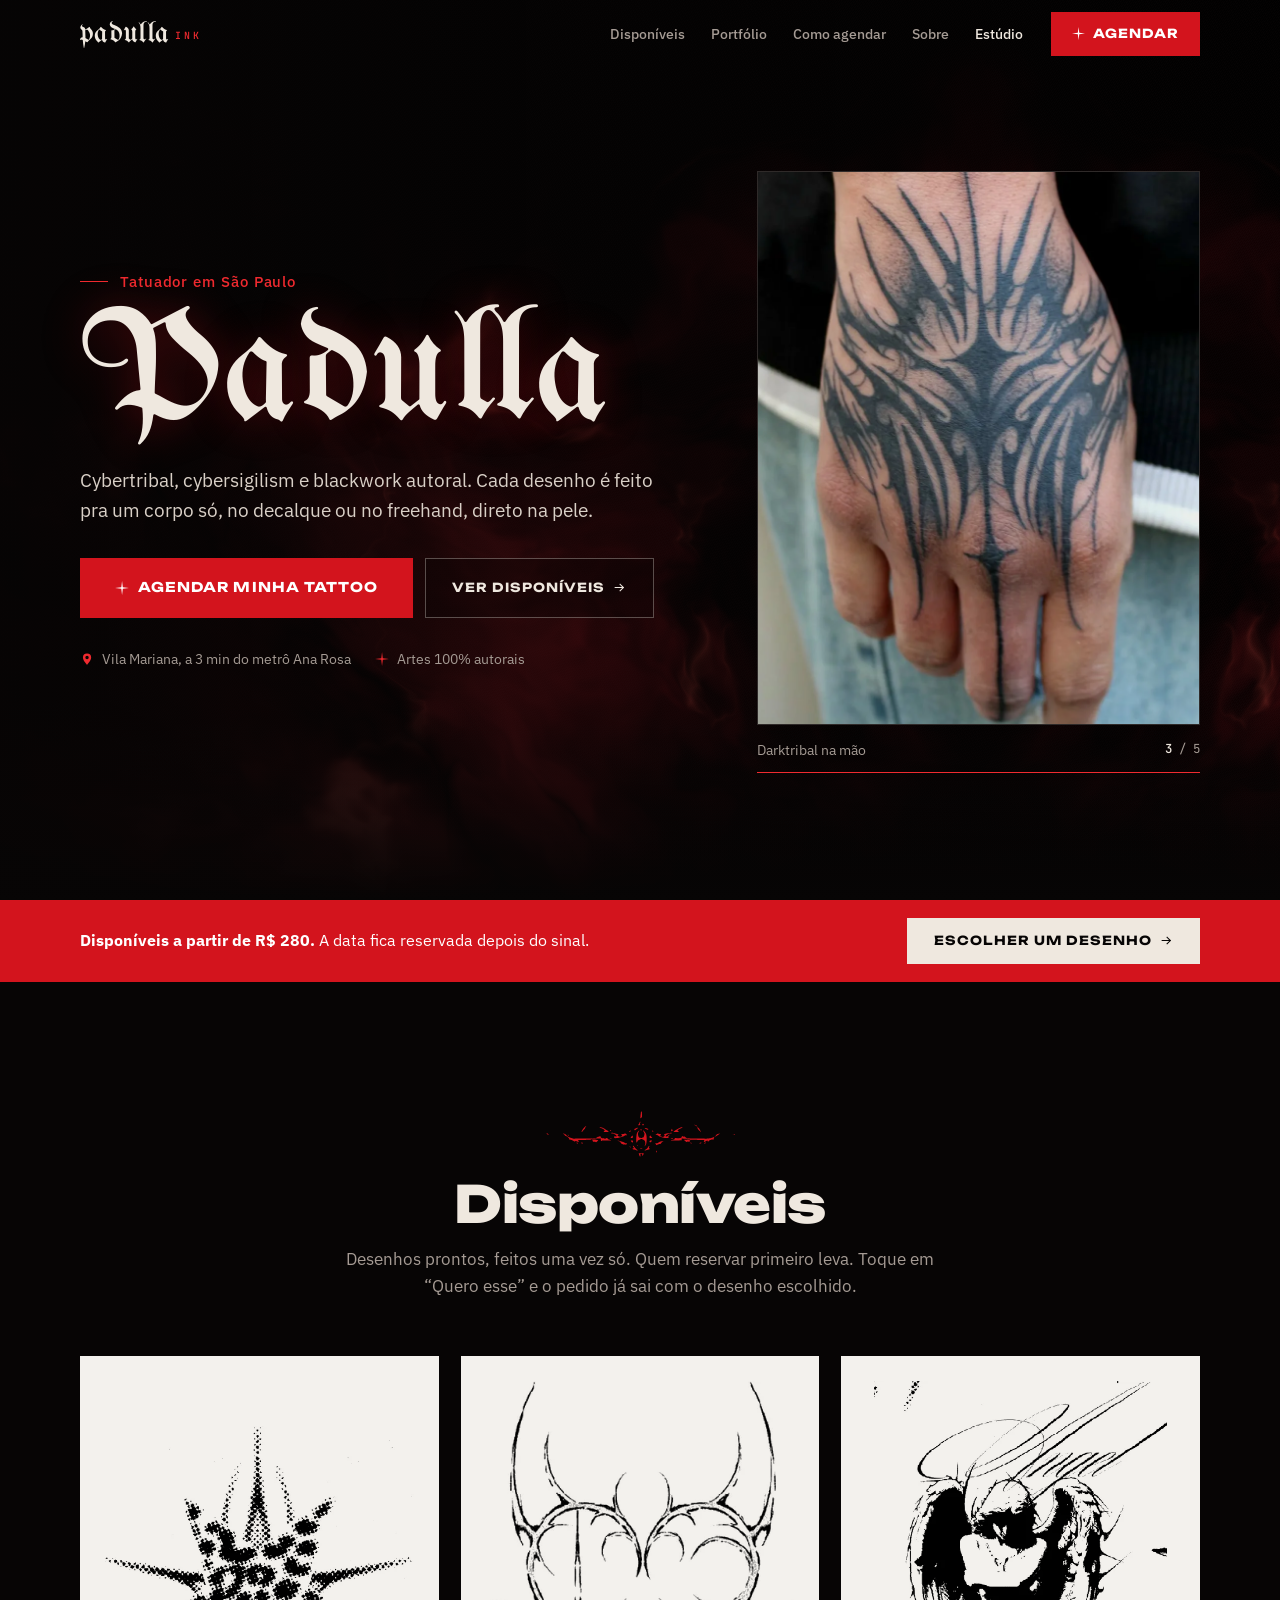
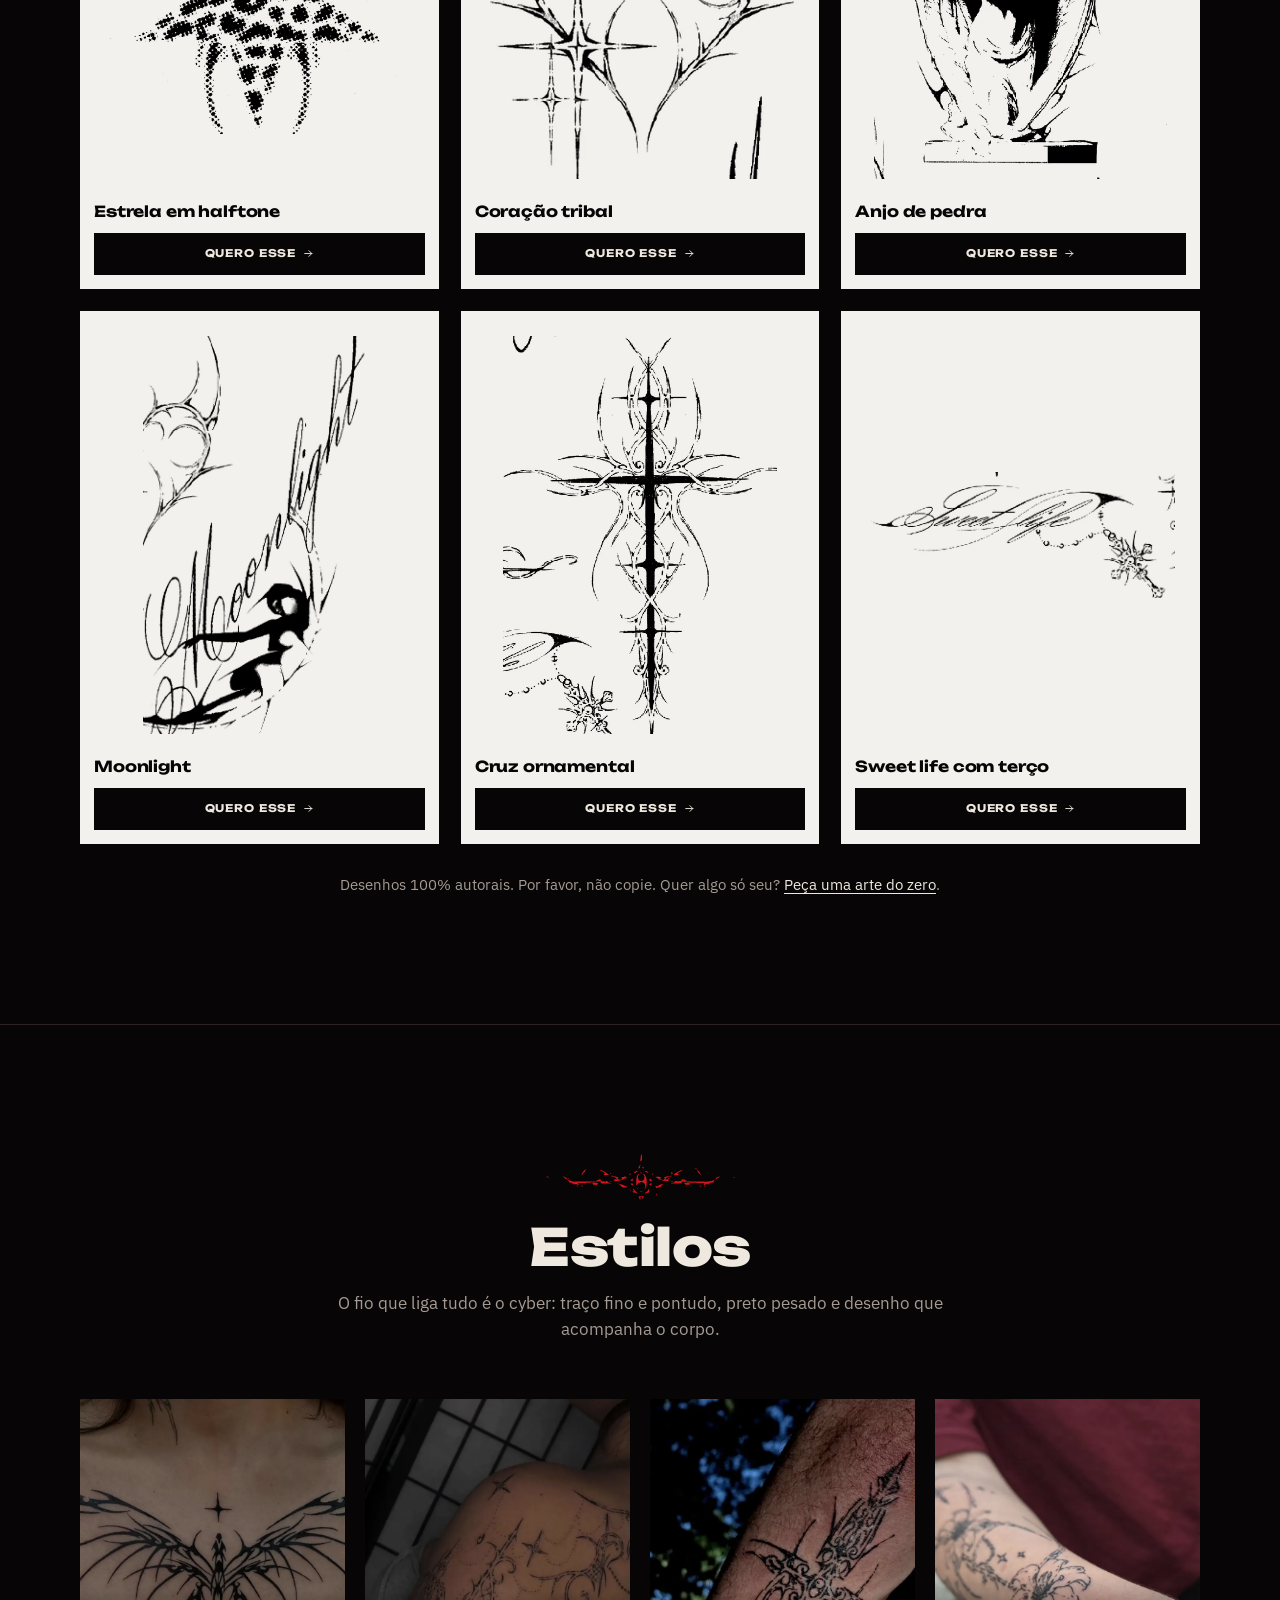
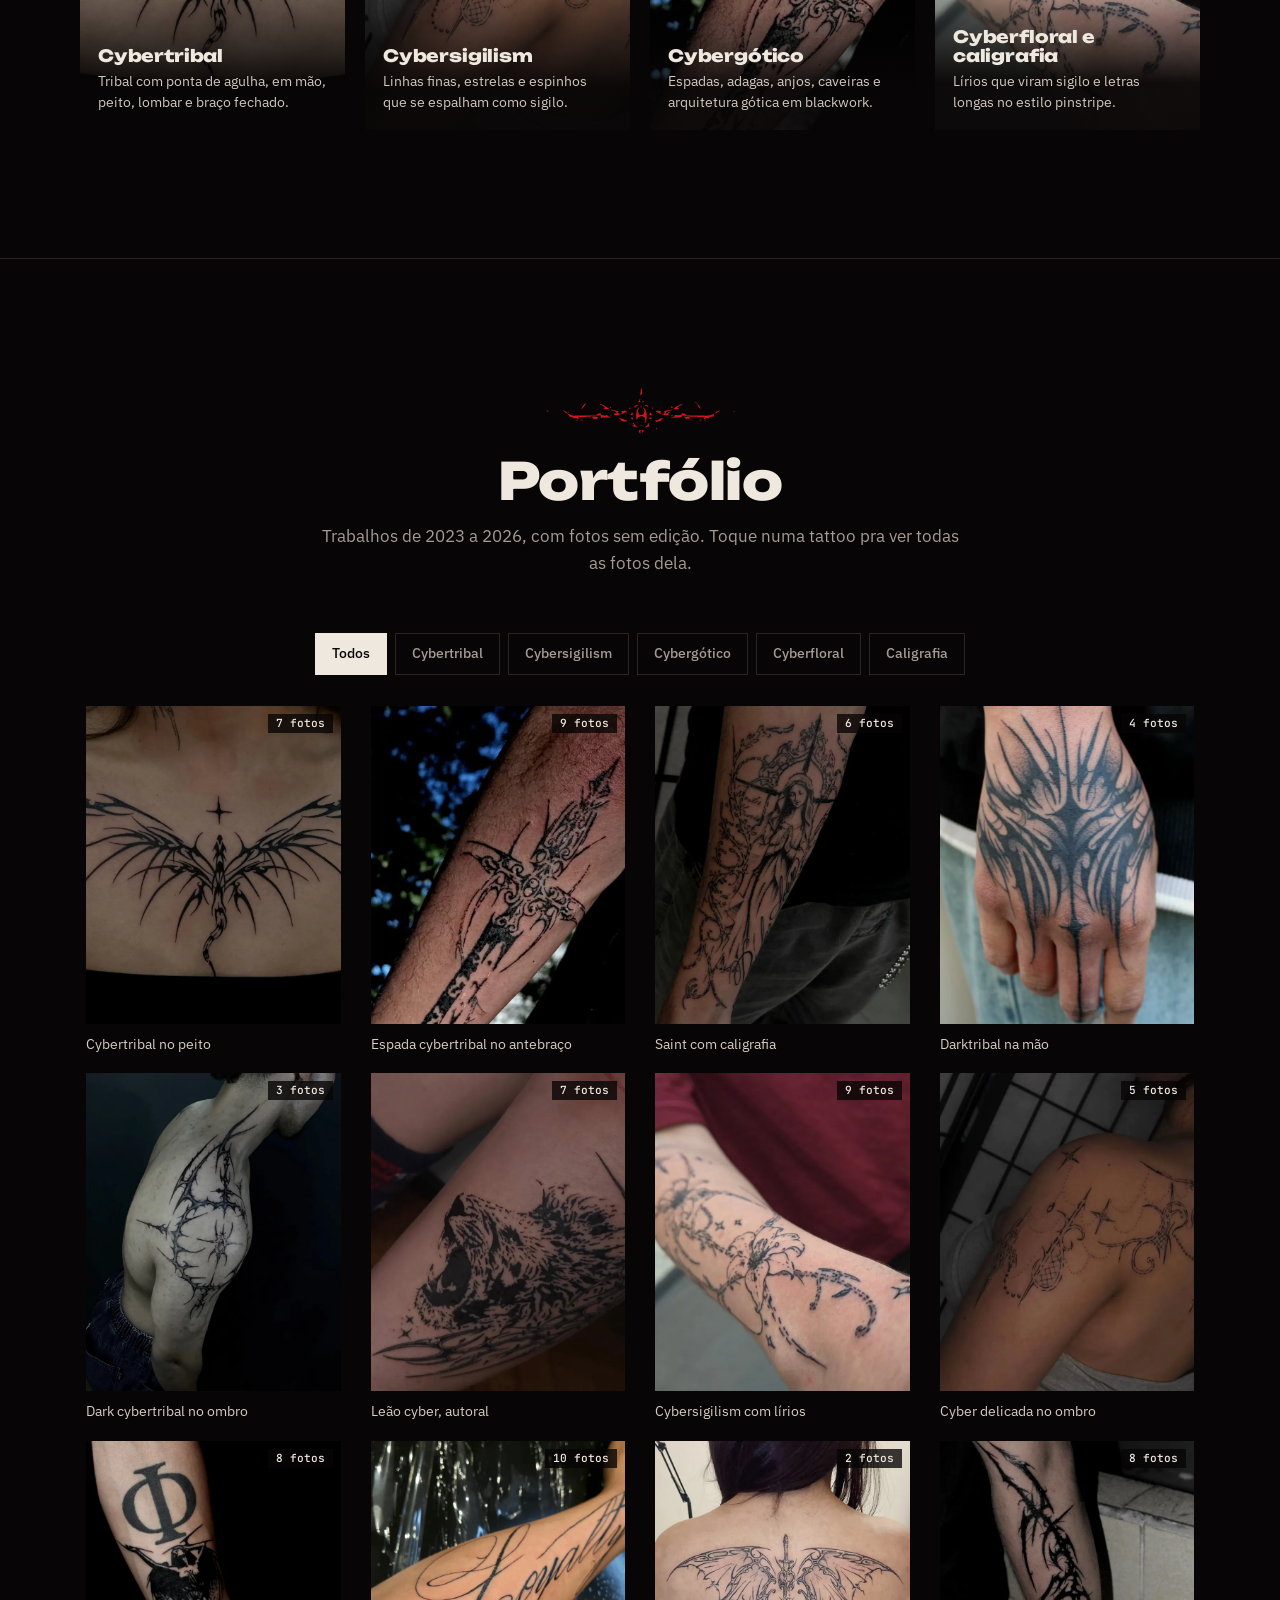
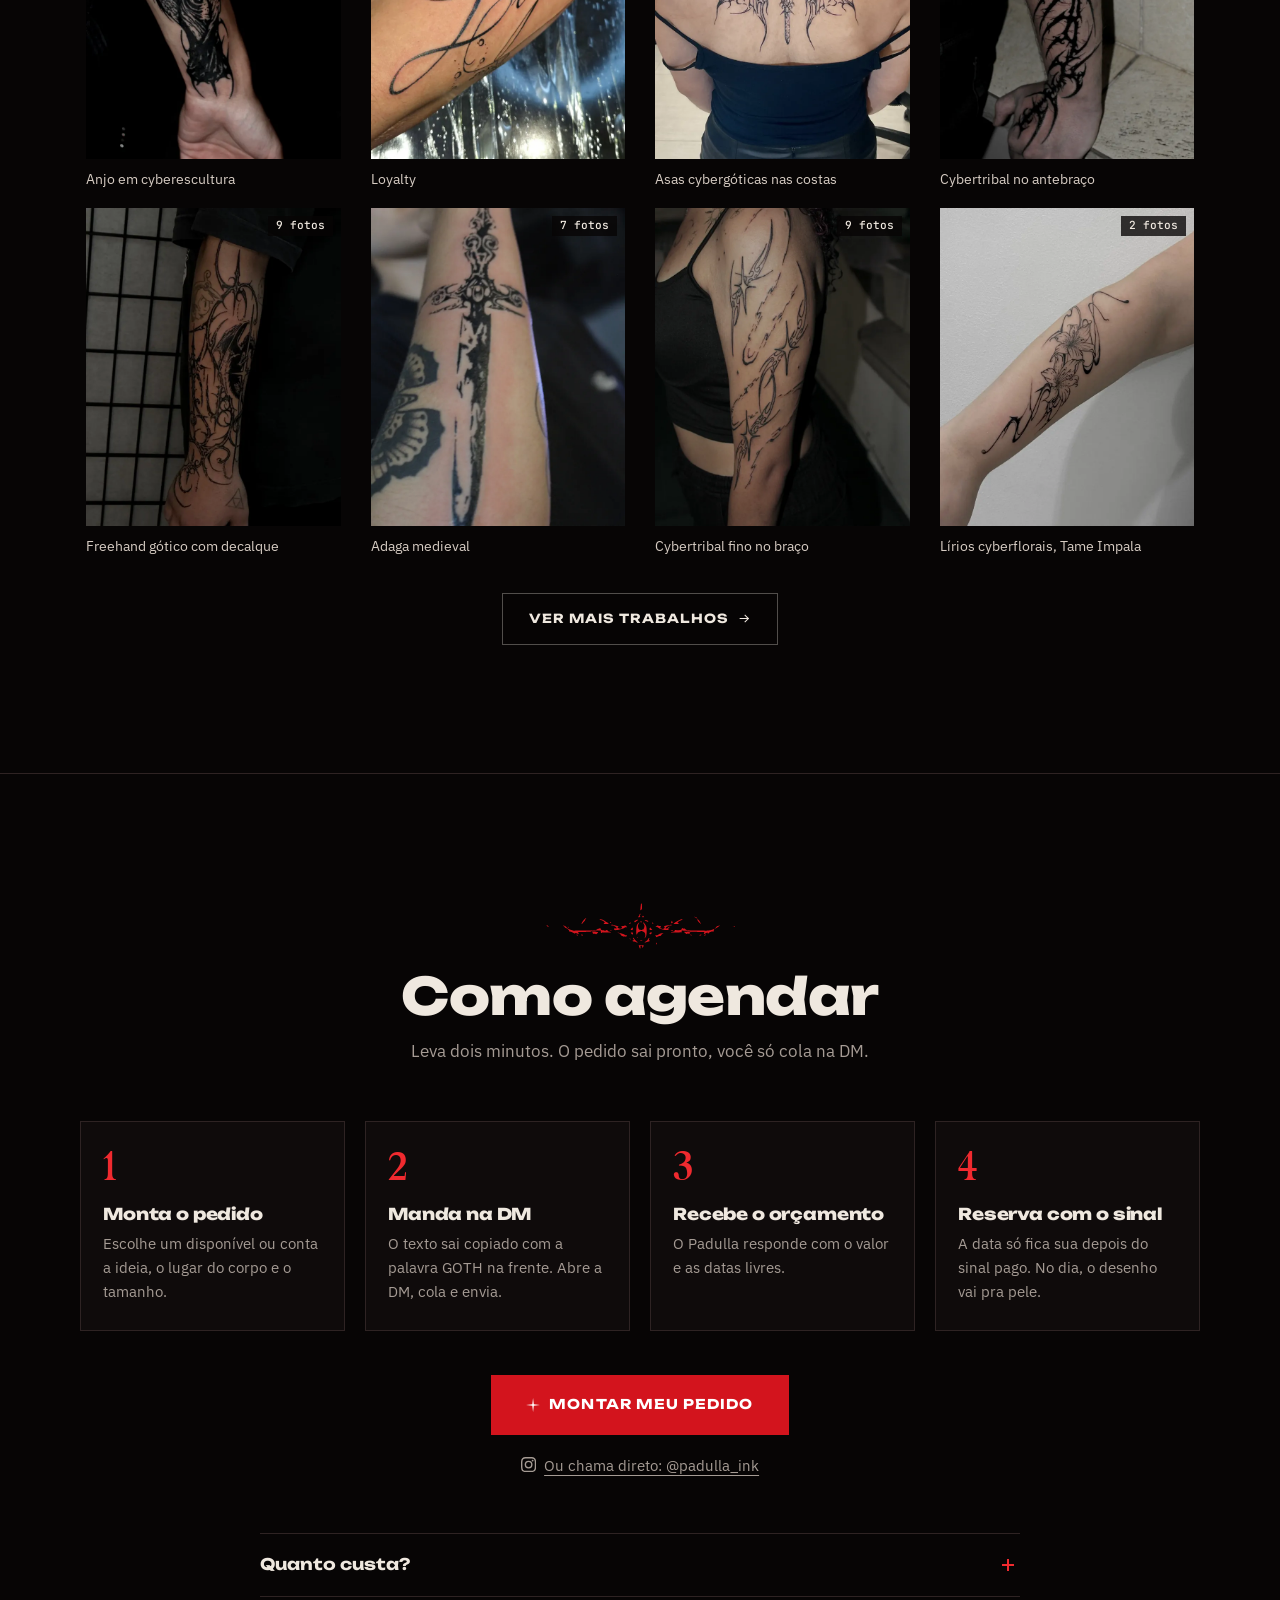
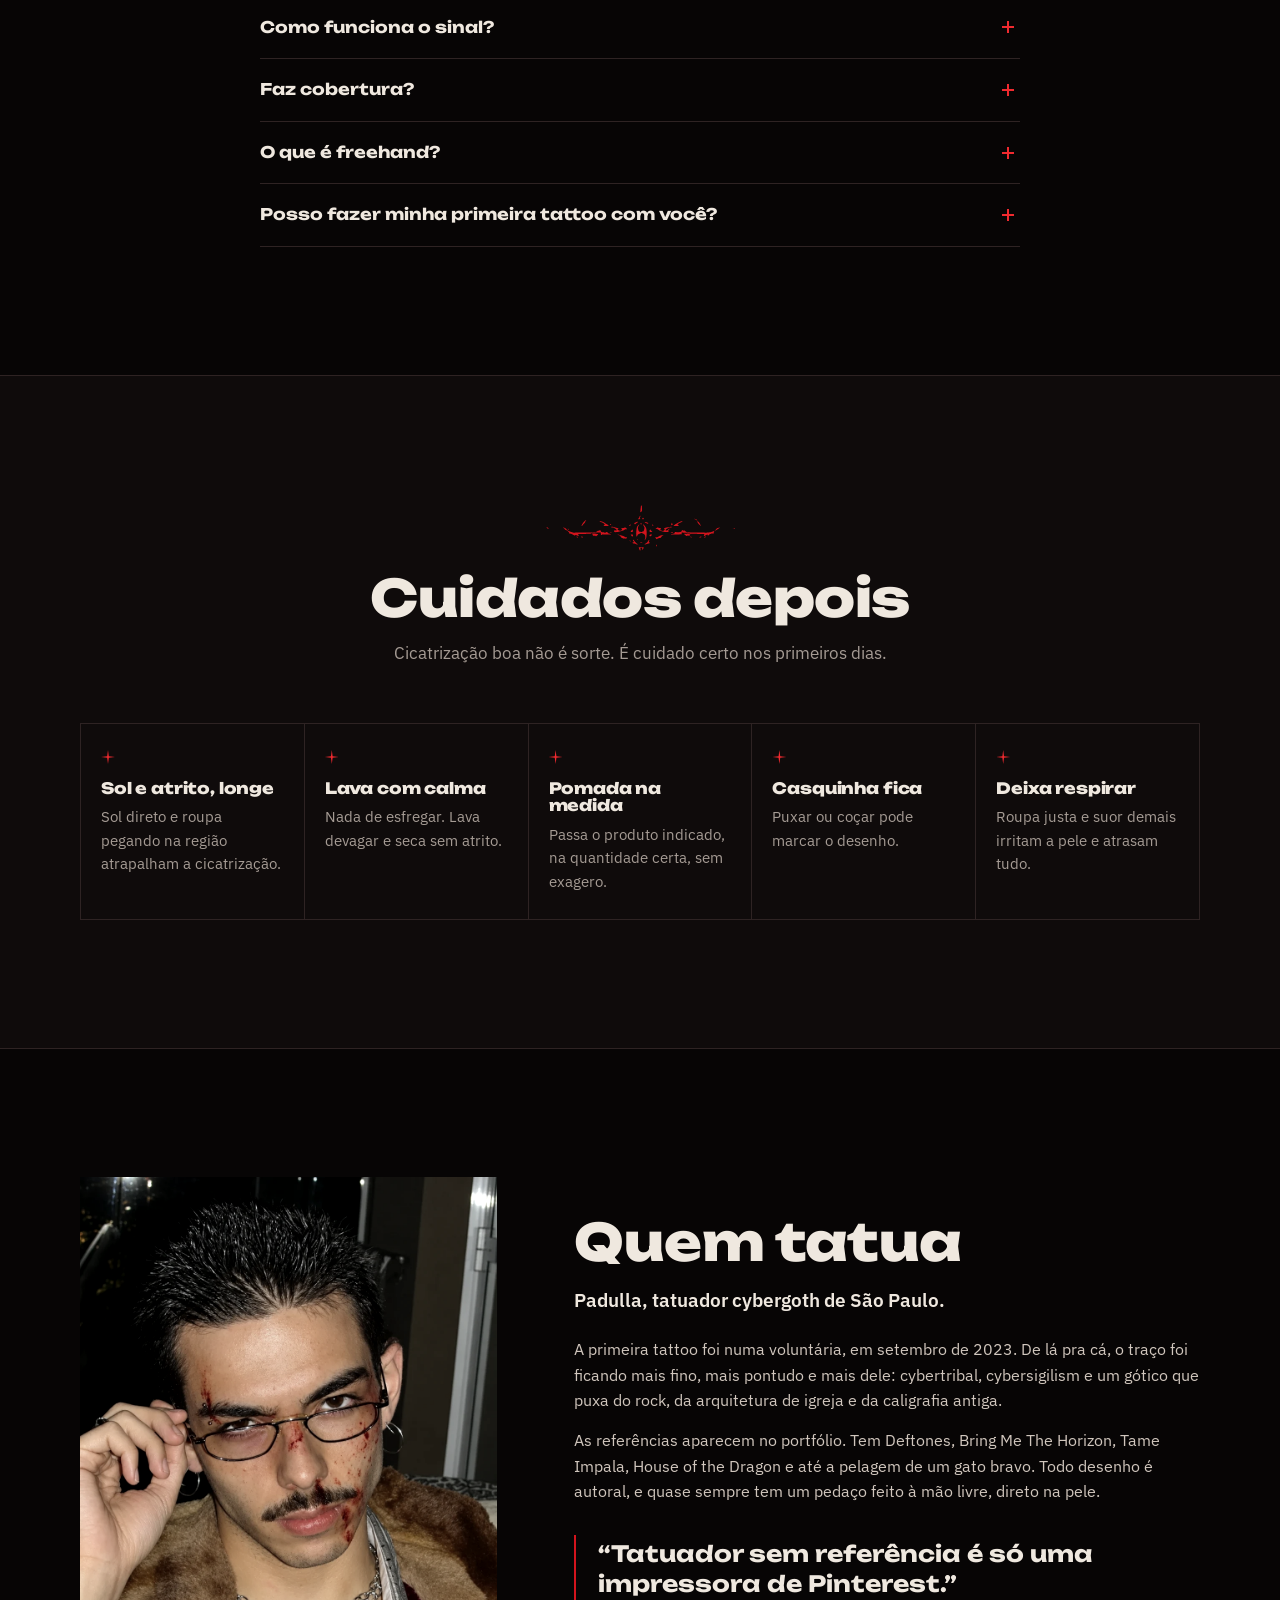
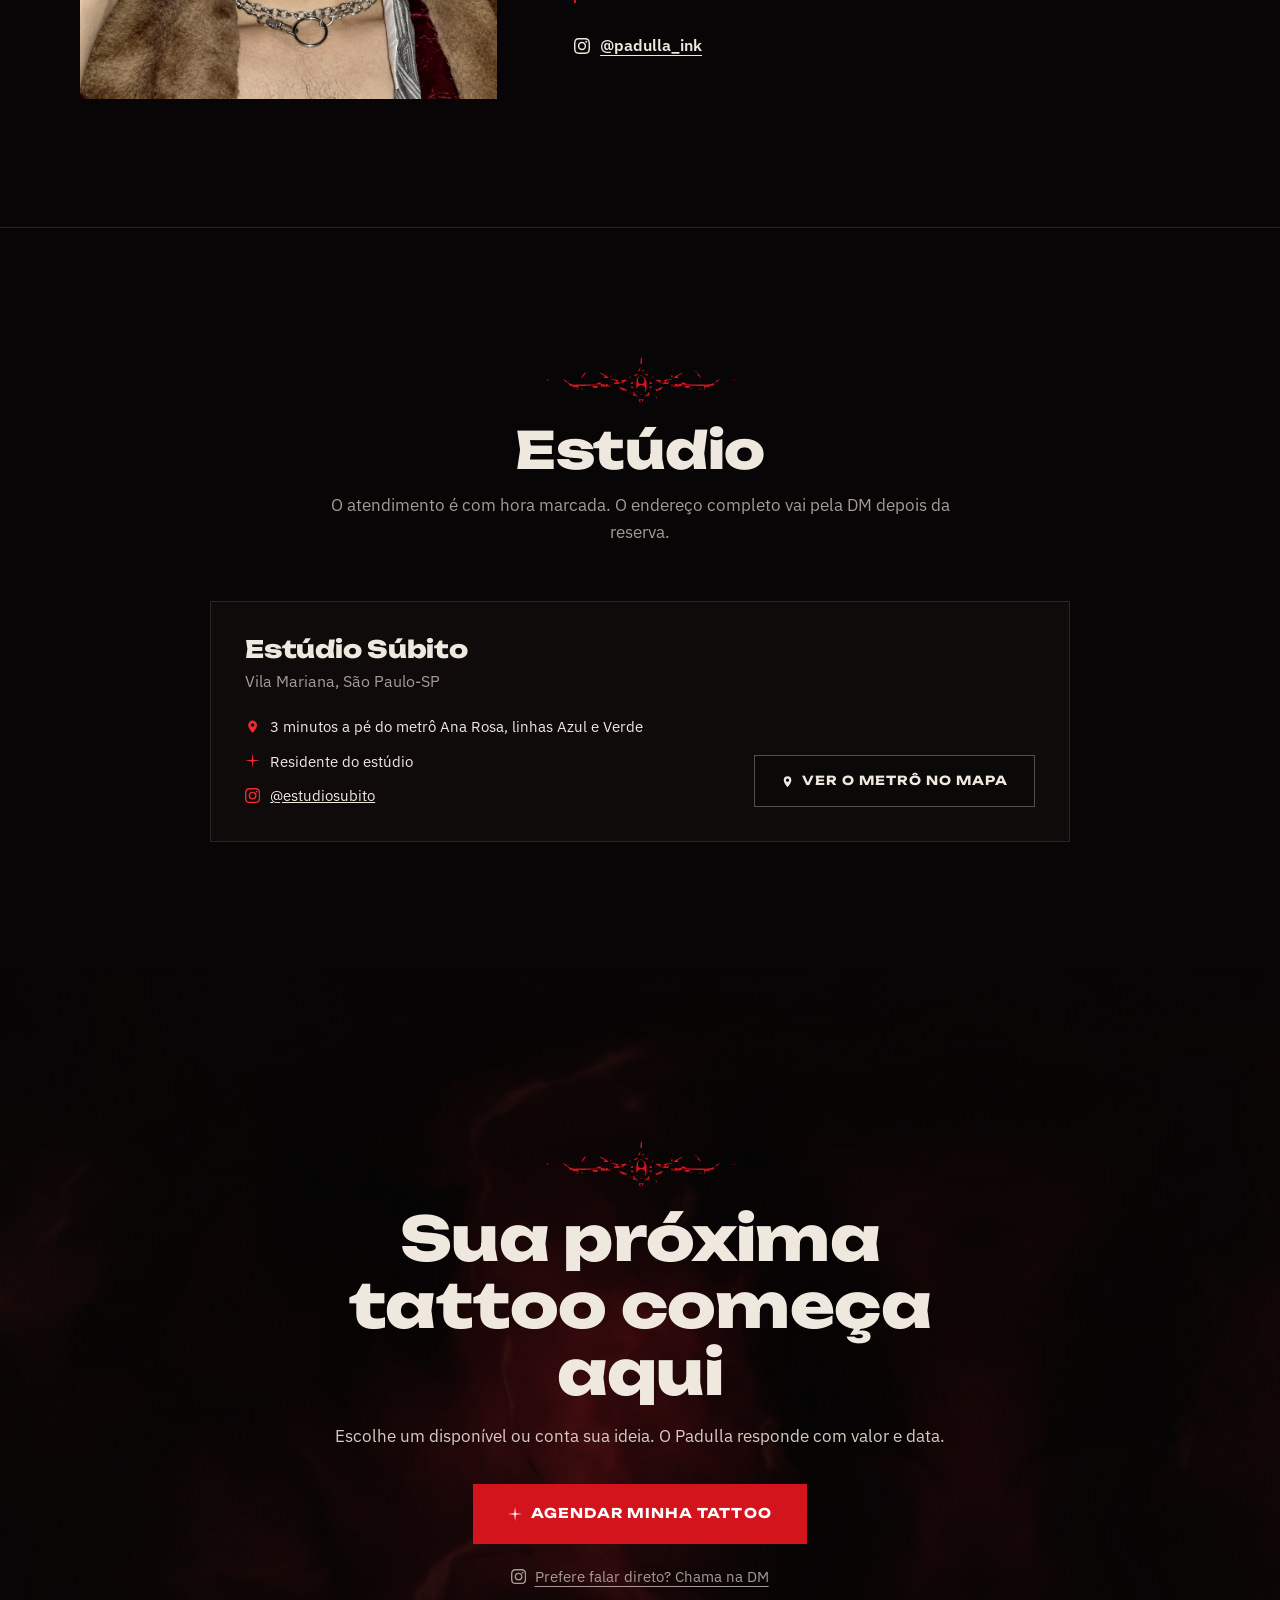
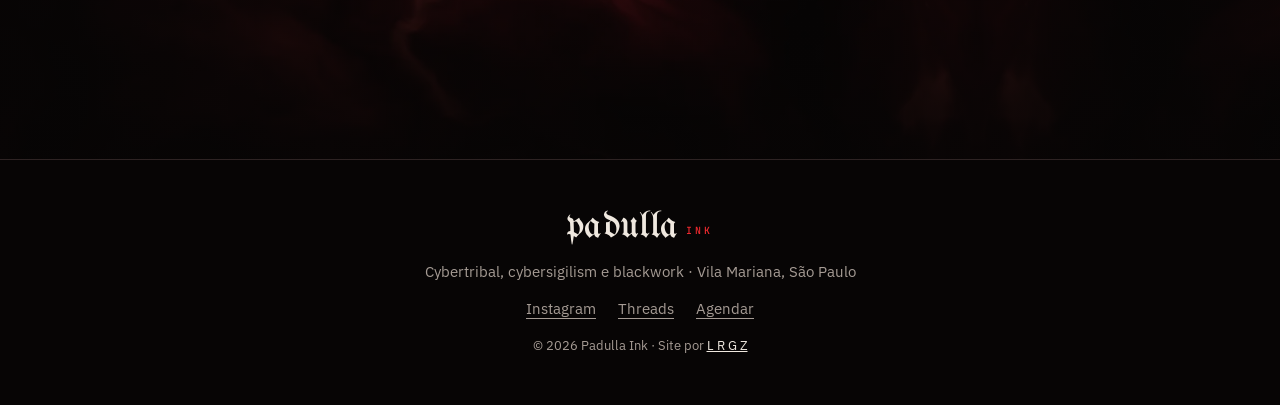
<file: index.html>
<!doctype html>
<html lang="pt-BR">
<head>
<meta charset="utf-8">
<meta name="viewport" content="width=device-width, initial-scale=1, viewport-fit=cover">
<title>Padulla Ink · Cybertribal e cybersigilism em São Paulo</title>
<meta name="description" content="Padulla, tatuador de cybertribal, cybersigilism e blackwork em São Paulo. Artes autorais e freehand no Estúdio Súbito, Vila Mariana, a 3 minutos do metrô Ana Rosa.">
<meta name="robots" content="noindex">
<meta name="theme-color" content="#070505">
<link rel="icon" href="favicon-32.png" sizes="32x32" type="image/png">
<link rel="icon" href="favicon-64.png" sizes="64x64" type="image/png">
<link rel="apple-touch-icon" href="apple-touch-icon.png">
<meta property="og:type" content="website">
<meta property="og:locale" content="pt_BR">
<meta property="og:title" content="Padulla Ink · Tatuador cybergoth em SP">
<meta property="og:description" content="Cybertribal, cybersigilism e blackwork autoral. Estúdio Súbito, Vila Mariana, São Paulo.">
<meta property="og:url" content="https://azeugral.github.io/padulla-ink/">
<meta property="og:image" content="https://azeugral.github.io/padulla-ink/og.jpg">
<meta property="og:image:width" content="1200">
<meta property="og:image:height" content="630">
<meta property="og:image:alt" content="Padulla Ink sobre fumaça vermelha">
<meta name="twitter:card" content="summary_large_image">
<link rel="preconnect" href="https://fonts.googleapis.com">
<link rel="preconnect" href="https://fonts.gstatic.com" crossorigin>
<link href="https://fonts.googleapis.com/css2?family=UnifrakturMaguntia&family=Unbounded:wght@500;700;800&family=IBM+Plex+Sans:wght@400;500;600&family=JetBrains+Mono:wght@500&display=swap" rel="stylesheet">
<link rel="preload" as="image" href="assets/img/hero-1.webp">
<link rel="stylesheet" href="assets/css/site.css?v=1">
</head>
<body>
<svg width="0" height="0" style="position:absolute" aria-hidden="true">
  <symbol id="estrela" viewBox="0 0 24 24"><path d="M12 0l1.3 10.7L24 12l-10.7 1.3L12 24l-1.3-10.7L0 12l10.7-1.3Z" fill="currentColor"/></symbol>
  <symbol id="ig" viewBox="0 0 24 24"><path fill="currentColor" d="M12 2.2c3.2 0 3.6 0 4.8.1 3.2.1 4.8 1.7 4.9 4.9.1 1.3.1 1.6.1 4.8s0 3.6-.1 4.8c-.1 3.2-1.7 4.8-4.9 4.9-1.3.1-1.6.1-4.8.1s-3.6 0-4.8-.1c-3.3-.1-4.8-1.7-4.9-4.9C2.2 15.6 2.2 15.2 2.2 12s0-3.6.1-4.8C2.4 3.9 4 2.4 7.2 2.3 8.4 2.2 8.8 2.2 12 2.2ZM12 0C8.7 0 8.3 0 7.1.1 2.7.3.3 2.7.1 7.1 0 8.3 0 8.7 0 12s0 3.7.1 4.9c.2 4.4 2.6 6.8 7 7 1.2.1 1.6.1 4.9.1s3.7 0 4.9-.1c4.4-.2 6.8-2.6 7-7 .1-1.2.1-1.6.1-4.9s0-3.7-.1-4.9c-.2-4.4-2.6-6.8-7-7C15.7 0 15.3 0 12 0Zm0 5.8a6.2 6.2 0 1 0 0 12.4 6.2 6.2 0 0 0 0-12.4ZM12 16a4 4 0 1 1 0-8 4 4 0 0 1 0 8Zm6.4-11.8a1.4 1.4 0 1 0 0 2.9 1.4 1.4 0 0 0 0-2.9Z"/></symbol>
  <symbol id="seta" viewBox="0 0 24 24"><path d="M4 12h15m-6-6 6 6-6 6" fill="none" stroke="currentColor" stroke-width="2" stroke-linecap="square"/></symbol>
  <symbol id="pino" viewBox="0 0 24 24"><path d="M12 22s7-7.2 7-12.5A7 7 0 0 0 5 9.5C5 14.8 12 22 12 22Zm0-9.6a2.9 2.9 0 1 1 0-5.8 2.9 2.9 0 0 1 0 5.8Z" fill="currentColor"/></symbol>
</svg>

<header class="nav">
  <div class="nav-in">
    <a href="#inicio" class="marca" aria-label="Padulla Ink, início">padulla<small>ink</small></a>
    <nav class="nav-links" aria-label="Seções">
      <a href="#disponiveis">Disponíveis</a>
      <a href="#portfolio">Portfólio</a>
      <a href="#agendar">Como agendar</a>
      <a href="#sobre">Sobre</a>
      <a href="#estudio">Estúdio</a>
    </nav>
    <a class="btn btn-sangue btn-nav" href="agendar.html"><svg><use href="#estrela"/></svg><span>Agendar</span></a>
    <button class="nav-menu" aria-label="Abrir menu" aria-expanded="false" aria-controls="menu"><span></span><span></span></button>
  </div>
</header>

<div class="menu" id="menu" hidden>
  <nav aria-label="Menu">
    <a href="#disponiveis">Disponíveis</a>
    <a href="#portfolio">Portfólio</a>
    <a href="#agendar">Como agendar</a>
    <a href="#sobre">Sobre</a>
    <a href="#estudio">Estúdio</a>
  </nav>
  <a class="btn btn-sangue" href="agendar.html"><svg><use href="#estrela"/></svg><span>Agendar minha tattoo</span></a>
  <a class="btn btn-linha" href="https://ig.me/m/padulla_ink" target="_blank" rel="noopener"><svg><use href="#ig"/></svg><span>Chamar na DM</span></a>
</div>

<main>
<section class="hero" id="inicio">
  <div class="hero-fundo" aria-hidden="true">
    <img class="fundo-poster" src="assets/img/fumaca.webp" alt="" width="2560" height="1440">
    <canvas class="fundo-gl"></canvas>
    <video class="fundo-vid" muted loop playsinline preload="none"></video>
  </div>
  <div class="hero-in">
    <div class="hero-txt">
      <p class="hero-sobre">Tatuador em São Paulo</p>
      <h1 class="hero-nome">Padulla<span class="sr"> Ink</span></h1>
      <p class="hero-lead">Cybertribal, cybersigilism e blackwork autoral. Cada desenho é feito pra um corpo só, no decalque ou no freehand, direto na pele.</p>
      <div class="hero-btns">
        <a class="btn btn-sangue btn-g" href="agendar.html"><svg><use href="#estrela"/></svg><span>Agendar minha tattoo</span></a>
        <a class="btn btn-linha" href="#disponiveis"><span>Ver disponíveis</span><svg><use href="#seta"/></svg></a>
      </div>
      <ul class="selos">
        <li><svg><use href="#pino"/></svg>Vila Mariana, a 3 min do metrô Ana Rosa</li>
        <li><svg><use href="#estrela"/></svg>Artes 100% autorais</li>
      </ul>
    </div>
    <figure class="hero-foto">
      <div class="hero-quadro">
        <img src="assets/img/hero-1.webp" data-tit="Cybertribal no peito" alt="Cybertribal de asas no peito" width="900" height="1125" class="on">
        <img src="assets/img/hero-2.webp" data-tit="Espada cybertribal" alt="Espada cybertribal no antebraço" width="900" height="1125" loading="lazy">
        <img src="assets/img/hero-3.webp" data-tit="Darktribal na mão" alt="Darktribal na mão" width="900" height="1125" loading="lazy">
        <img src="assets/img/hero-4.webp" data-tit="Saint com caligrafia" alt="Santa com caligrafia cybersigilism no antebraço" width="900" height="1125" loading="lazy">
        <img src="assets/img/hero-5.webp" data-tit="Dark cybertribal no ombro" alt="Dark cybertribal no ombro" width="900" height="1125" loading="lazy">
      </div>
      <figcaption><span class="hero-tit">Cybertribal no peito</span><span class="hero-cont"><b>1</b> / 5</span></figcaption>
      <div class="hero-barra" aria-hidden="true"><i></i></div>
    </figure>
  </div>
</section>

<aside class="faixa">
  <div class="faixa-in">
    <p><strong>Disponíveis a partir de R$ 280.</strong> A data fica reservada depois do sinal.</p>
    <a class="btn btn-osso" href="#disponiveis"><span>Escolher um desenho</span><svg><use href="#seta"/></svg></a>
  </div>
</aside>

<section class="sec" id="disponiveis">
  <div class="sec-in">
    <header class="sec-cab">
      <span class="orn" aria-hidden="true"></span>
      <h2>Disponíveis</h2>
      <p>Desenhos prontos, feitos uma vez só. Quem reservar primeiro leva. Toque em “Quero esse” e o pedido já sai com o desenho escolhido.</p>
    </header>
    <ul class="flashes">
      <li class="flash"><div class="flash-img"><img src="assets/img/flash/estrela.webp" alt="Flash: estrela pontuda com estampa de oncinha em halftone" loading="lazy"></div><div class="flash-pe"><h3>Estrela em halftone</h3><a class="btn btn-mini" href="agendar.html?flash=estrela"><span>Quero esse</span><svg><use href="#seta"/></svg></a></div></li>
      <li class="flash"><div class="flash-img"><img src="assets/img/flash/coracao.webp" alt="Flash: coração tribal com espinhos e estrela" loading="lazy"></div><div class="flash-pe"><h3>Coração tribal</h3><a class="btn btn-mini" href="agendar.html?flash=coracao"><span>Quero esse</span><svg><use href="#seta"/></svg></a></div></li>
      <li class="flash"><div class="flash-img"><img src="assets/img/flash/anjo.webp" alt="Flash: anjo de pedra ajoelhado com asas" loading="lazy"></div><div class="flash-pe"><h3>Anjo de pedra</h3><a class="btn btn-mini" href="agendar.html?flash=anjo"><span>Quero esse</span><svg><use href="#seta"/></svg></a></div></li>
      <li class="flash"><div class="flash-img"><img src="assets/img/flash/moonlight.webp" alt="Flash: lettering Moonlight com silhueta" loading="lazy"></div><div class="flash-pe"><h3>Moonlight</h3><a class="btn btn-mini" href="agendar.html?flash=moonlight"><span>Quero esse</span><svg><use href="#seta"/></svg></a></div></li>
      <li class="flash"><div class="flash-img"><img src="assets/img/flash/cruz.webp" alt="Flash: cruz ornamental cybertribal" loading="lazy"></div><div class="flash-pe"><h3>Cruz ornamental</h3><a class="btn btn-mini" href="agendar.html?flash=cruz"><span>Quero esse</span><svg><use href="#seta"/></svg></a></div></li>
      <li class="flash"><div class="flash-img"><img src="assets/img/flash/sweet.webp" alt="Flash: lettering Sweet life com terço" loading="lazy"></div><div class="flash-pe"><h3>Sweet life com terço</h3><a class="btn btn-mini" href="agendar.html?flash=sweet"><span>Quero esse</span><svg><use href="#seta"/></svg></a></div></li>
    </ul>
    <p class="nota">Desenhos 100% autorais. Por favor, não copie. Quer algo só seu? <a href="agendar.html?tipo=autoral">Peça uma arte do zero</a>.</p>
  </div>
</section>

<section class="sec" id="estilos">
  <div class="sec-in">
    <header class="sec-cab">
      <span class="orn" aria-hidden="true"></span>
      <h2>Estilos</h2>
      <p>O fio que liga tudo é o cyber: traço fino e pontudo, preto pesado e desenho que acompanha o corpo.</p>
    </header>
    <div class="estilos">
      <a class="estilo" href="#portfolio" data-ir="tribal">
        <img src="assets/img/obras/01.webp" alt="Cybertribal no peito" loading="lazy" width="720" height="900">
        <div><h3>Cybertribal</h3><p>Tribal com ponta de agulha, em mão, peito, lombar e braço fechado.</p></div>
      </a>
      <a class="estilo" href="#portfolio" data-ir="sigil">
        <img src="assets/img/obras/08.webp" alt="Cybersigilism delicado no ombro" loading="lazy" width="720" height="900">
        <div><h3>Cybersigilism</h3><p>Linhas finas, estrelas e espinhos que se espalham como sigilo.</p></div>
      </a>
      <a class="estilo" href="#portfolio" data-ir="goth">
        <img src="assets/img/obras/02.webp" alt="Espada cybertribal" loading="lazy" width="720" height="900">
        <div><h3>Cybergótico</h3><p>Espadas, adagas, anjos, caveiras e arquitetura gótica em blackwork.</p></div>
      </a>
      <a class="estilo" href="#portfolio" data-ir="floral">
        <img src="assets/img/obras/07.webp" alt="Cybersigilism com lírios" loading="lazy" width="720" height="900">
        <div><h3>Cyberfloral e caligrafia</h3><p>Lírios que viram sigilo e letras longas no estilo pinstripe.</p></div>
      </a>
    </div>
  </div>
</section>

<section class="sec sec-port" id="portfolio">
  <div class="sec-in">
    <header class="sec-cab">
      <span class="orn" aria-hidden="true"></span>
      <h2>Portfólio</h2>
      <p>Trabalhos de 2023 a 2026, com fotos sem edição. Toque numa tattoo pra ver todas as fotos dela.</p>
    </header>
    <div class="filtros" role="tablist" aria-label="Filtrar por estilo">
      <button role="tab" aria-selected="true" data-f="todos">Todos</button>
      <button role="tab" aria-selected="false" data-f="tribal">Cybertribal</button>
      <button role="tab" aria-selected="false" data-f="sigil">Cybersigilism</button>
      <button role="tab" aria-selected="false" data-f="goth">Cybergótico</button>
      <button role="tab" aria-selected="false" data-f="floral">Cyberfloral</button>
      <button role="tab" aria-selected="false" data-f="letra">Caligrafia</button>
    </div>
    <ul class="grade" id="grade"></ul>
    <div class="grade-mais"><button class="btn btn-linha" id="mais"><span>Ver mais trabalhos</span><svg><use href="#seta"/></svg></button></div>
  </div>
</section>

<section class="sec" id="agendar">
  <div class="sec-in">
    <header class="sec-cab">
      <span class="orn" aria-hidden="true"></span>
      <h2>Como agendar</h2>
      <p>Leva dois minutos. O pedido sai pronto, você só cola na DM.</p>
    </header>
    <ol class="passos">
      <li><span class="passo-n">1</span><h3>Monta o pedido</h3><p>Escolhe um disponível ou conta a ideia, o lugar do corpo e o tamanho.</p></li>
      <li><span class="passo-n">2</span><h3>Manda na DM</h3><p>O texto sai copiado com a palavra GOTH na frente. Abre a DM, cola e envia.</p></li>
      <li><span class="passo-n">3</span><h3>Recebe o orçamento</h3><p>O Padulla responde com o valor e as datas livres.</p></li>
      <li><span class="passo-n">4</span><h3>Reserva com o sinal</h3><p>A data só fica sua depois do sinal pago. No dia, o desenho vai pra pele.</p></li>
    </ol>
    <div class="agendar-cta">
      <a class="btn btn-sangue btn-g" href="agendar.html"><svg><use href="#estrela"/></svg><span>Montar meu pedido</span></a>
      <a class="link-dm" href="https://ig.me/m/padulla_ink" target="_blank" rel="noopener"><svg><use href="#ig"/></svg>Ou chama direto: @padulla_ink</a>
    </div>
    <div class="faq">
      <details><summary>Quanto custa?</summary><p>Os disponíveis começam em R$ 280. Arte autoral depende do tamanho, do lugar e de quantas sessões ela pede, por isso o valor sai no orçamento.</p></details>
      <details><summary>Como funciona o sinal?</summary><p>A data só fica reservada depois do sinal. O valor e a forma de pagamento vêm junto com o orçamento na DM.</p></details>
      <details><summary>Faz cobertura?</summary><p>Faz. Já cobriu nome de ex com cybertribal e quatro tattoos antigas de uma vez no antebraço. Manda foto da tattoo atual no pedido.</p></details>
      <details><summary>O que é freehand?</summary><p>É o desenho feito com caneta direto na pele, pensado pro encaixe do corpo. Dá pra misturar com decalque, como em boa parte do portfólio.</p></details>
      <details><summary>Posso fazer minha primeira tattoo com você?</summary><p>Pode. Tem cliente que estreou com braço fechado em cybertribal. Marca no pedido que é a primeira, e o resto ele explica.</p></details>
    </div>
  </div>
</section>

<section class="sec sec-cuidado" id="cuidados">
  <div class="sec-in">
    <header class="sec-cab">
      <span class="orn" aria-hidden="true"></span>
      <h2>Cuidados depois</h2>
      <p>Cicatrização boa não é sorte. É cuidado certo nos primeiros dias.</p>
    </header>
    <ol class="cuidados">
      <li><h3>Sol e atrito, longe</h3><p>Sol direto e roupa pegando na região atrapalham a cicatrização.</p></li>
      <li><h3>Lava com calma</h3><p>Nada de esfregar. Lava devagar e seca sem atrito.</p></li>
      <li><h3>Pomada na medida</h3><p>Passa o produto indicado, na quantidade certa, sem exagero.</p></li>
      <li><h3>Casquinha fica</h3><p>Puxar ou coçar pode marcar o desenho.</p></li>
      <li><h3>Deixa respirar</h3><p>Roupa justa e suor demais irritam a pele e atrasam tudo.</p></li>
    </ol>
  </div>
</section>

<section class="sec sec-sobre" id="sobre">
  <div class="sec-in sobre">
    <figure class="sobre-foto">
      <img src="assets/img/padulla.webp?v=2" alt="Padulla, tatuador, de óculos e casaco de pelo" loading="lazy" width="1000" height="1250">
    </figure>
    <div class="sobre-txt">
      <h2>Quem tatua</h2>
      <p class="sobre-nome">Padulla, tatuador cybergoth de São Paulo.</p>
      <p>A primeira tattoo foi numa voluntária, em setembro de 2023. De lá pra cá, o traço foi ficando mais fino, mais pontudo e mais dele: cybertribal, cybersigilism e um gótico que puxa do rock, da arquitetura de igreja e da caligrafia antiga.</p>
      <p>As referências aparecem no portfólio. Tem Deftones, Bring Me The Horizon, Tame Impala, House of the Dragon e até a pelagem de um gato bravo. Todo desenho é autoral, e quase sempre tem um pedaço feito à mão livre, direto na pele.</p>
      <blockquote class="citacao"><p>“Tatuador sem referência é só uma impressora de Pinterest.”</p></blockquote>
      <a class="sobre-ig" href="https://www.instagram.com/padulla_ink/" target="_blank" rel="noopener"><svg><use href="#ig"/></svg>@padulla_ink</a>
    </div>
  </div>
</section>

<section class="sec" id="estudio">
  <div class="sec-in">
    <header class="sec-cab">
      <span class="orn" aria-hidden="true"></span>
      <h2>Estúdio</h2>
      <p>O atendimento é com hora marcada. O endereço completo vai pela DM depois da reserva.</p>
    </header>
    <div class="local">
      <div class="local-txt">
        <h3>Estúdio Súbito</h3>
        <p>Vila Mariana, São Paulo-SP</p>
        <ul>
          <li><svg><use href="#pino"/></svg>3 minutos a pé do metrô Ana Rosa, linhas Azul e Verde</li>
          <li><svg><use href="#estrela"/></svg>Residente do estúdio</li>
          <li><svg><use href="#ig"/></svg><a href="https://www.instagram.com/estudiosubito/" target="_blank" rel="noopener">@estudiosubito</a></li>
        </ul>
      </div>
      <a class="btn btn-linha" href="https://www.google.com/maps/search/?api=1&query=Esta%C3%A7%C3%A3o%20Ana%20Rosa%20metr%C3%B4%20S%C3%A3o%20Paulo" target="_blank" rel="noopener"><svg><use href="#pino"/></svg><span>Ver o metrô no mapa</span></a>
    </div>
  </div>
</section>

<section class="fim">
  <div class="fim-fundo" aria-hidden="true"><img class="fundo-poster" src="assets/img/fumaca.webp" alt="" loading="lazy"><video class="fundo-vid" muted loop playsinline preload="none" data-src="assets/video/fumaca-deitado.mp4"></video></div>
  <div class="fim-in">
    <span class="orn" aria-hidden="true"></span>
    <h2>Sua próxima tattoo começa aqui</h2>
    <p>Escolhe um disponível ou conta sua ideia. O Padulla responde com valor e data.</p>
    <a class="btn btn-sangue btn-g" href="agendar.html"><svg><use href="#estrela"/></svg><span>Agendar minha tattoo</span></a>
    <a class="link-dm" href="https://ig.me/m/padulla_ink" target="_blank" rel="noopener"><svg><use href="#ig"/></svg>Prefere falar direto? Chama na DM</a>
  </div>
</section>
</main>

<footer class="rodape">
  <div class="rodape-in">
    <span class="marca rodape-marca">padulla<small>ink</small></span>
    <p>Cybertribal, cybersigilism e blackwork · Vila Mariana, São Paulo</p>
    <div class="rodape-links">
      <a href="https://www.instagram.com/padulla_ink/" target="_blank" rel="noopener">Instagram</a>
      <a href="https://www.threads.com/@padulla_ink" target="_blank" rel="noopener">Threads</a>
      <a href="agendar.html">Agendar</a>
    </div>
    <p class="assina">© 2026 Padulla Ink · Site por <a href="https://lrgz.com.br" target="_blank" rel="noopener">L R G Z</a></p>
  </div>
</footer>

<a class="barra-cta" href="agendar.html"><svg><use href="#estrela"/></svg>Agendar minha tattoo</a>

<div class="galeria" id="galeria" hidden role="dialog" aria-modal="true" aria-label="Fotos da tattoo">
  <button class="gal-fechar" aria-label="Fechar">×</button>
  <button class="gal-seta gal-ant" aria-label="Foto anterior"><svg><use href="#seta"/></svg></button>
  <figure class="gal-fig"><img alt=""><figcaption><span class="gal-tit"></span><span class="gal-cont"></span><a class="gal-ig" target="_blank" rel="noopener">Ver no Instagram</a></figcaption></figure>
  <button class="gal-seta gal-prox" aria-label="Próxima foto"><svg><use href="#seta"/></svg></button>
</div>

<script src="assets/js/fumaca.js?v=1" defer></script>
<script src="assets/js/site.js?v=1" defer></script>
</body>
</html>
</file>
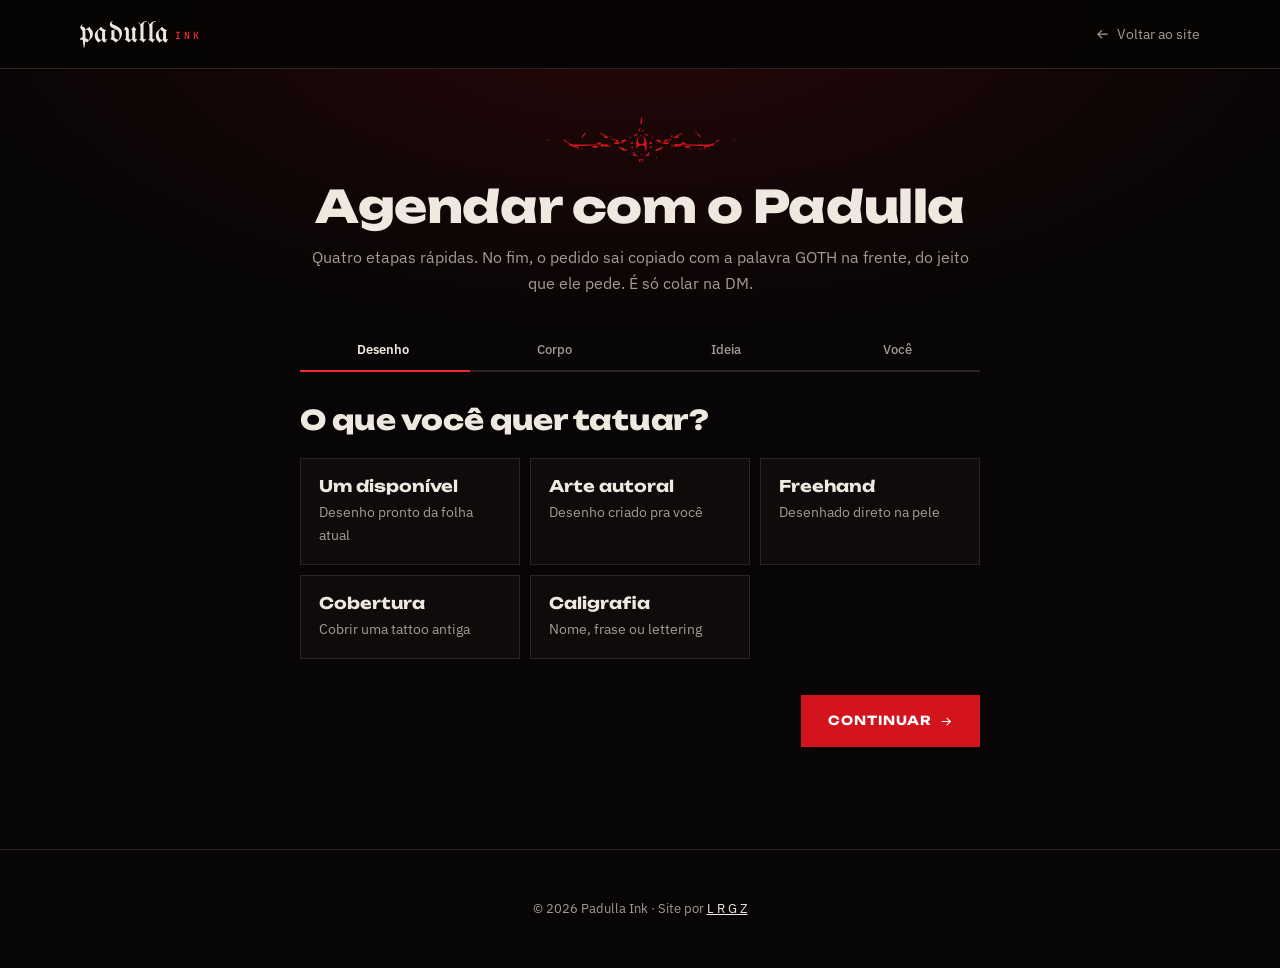
<file: agendar.html>
<!doctype html>
<html lang="pt-BR">
<head>
<meta charset="utf-8">
<meta name="viewport" content="width=device-width, initial-scale=1, viewport-fit=cover">
<title>Agendar · Padulla Ink</title>
<meta name="description" content="Monte seu pedido de tattoo com o Padulla em 4 etapas: desenho, lugar do corpo, tamanho e ideia. O texto sai pronto pra colar na DM.">
<meta name="robots" content="noindex">
<meta name="theme-color" content="#070505">
<link rel="icon" href="favicon-32.png" sizes="32x32" type="image/png">
<link rel="apple-touch-icon" href="apple-touch-icon.png">
<meta property="og:title" content="Agendar com o Padulla">
<meta property="og:image" content="https://azeugral.github.io/padulla-ink/og.jpg">
<link rel="preconnect" href="https://fonts.googleapis.com">
<link rel="preconnect" href="https://fonts.gstatic.com" crossorigin>
<link href="https://fonts.googleapis.com/css2?family=UnifrakturMaguntia&family=Unbounded:wght@500;700;800&family=IBM+Plex+Sans:wght@400;500;600&family=JetBrains+Mono:wght@500&display=swap" rel="stylesheet">
<link rel="stylesheet" href="assets/css/site.css?v=1">
<link rel="stylesheet" href="assets/css/agendar.css?v=1">
</head>
<body class="pg-agendar">
<svg width="0" height="0" style="position:absolute" aria-hidden="true">
  <symbol id="estrela" viewBox="0 0 24 24"><path d="M12 0l1.3 10.7L24 12l-10.7 1.3L12 24l-1.3-10.7L0 12l10.7-1.3Z" fill="currentColor"/></symbol>
  <symbol id="ig" viewBox="0 0 24 24"><path fill="currentColor" d="M12 2.2c3.2 0 3.6 0 4.8.1 3.2.1 4.8 1.7 4.9 4.9.1 1.3.1 1.6.1 4.8s0 3.6-.1 4.8c-.1 3.2-1.7 4.8-4.9 4.9-1.3.1-1.6.1-4.8.1s-3.6 0-4.8-.1c-3.3-.1-4.8-1.7-4.9-4.9C2.2 15.6 2.2 15.2 2.2 12s0-3.6.1-4.8C2.4 3.9 4 2.4 7.2 2.3 8.4 2.2 8.8 2.2 12 2.2ZM12 0C8.7 0 8.3 0 7.1.1 2.7.3.3 2.7.1 7.1 0 8.3 0 8.7 0 12s0 3.7.1 4.9c.2 4.4 2.6 6.8 7 7 1.2.1 1.6.1 4.9.1s3.7 0 4.9-.1c4.4-.2 6.8-2.6 7-7 .1-1.2.1-1.6.1-4.9s0-3.7-.1-4.9c-.2-4.4-2.6-6.8-7-7C15.7 0 15.3 0 12 0Zm0 5.8a6.2 6.2 0 1 0 0 12.4 6.2 6.2 0 0 0 0-12.4ZM12 16a4 4 0 1 1 0-8 4 4 0 0 1 0 8Zm6.4-11.8a1.4 1.4 0 1 0 0 2.9 1.4 1.4 0 0 0 0-2.9Z"/></symbol>
  <symbol id="seta" viewBox="0 0 24 24"><path d="M4 12h15m-6-6 6 6-6 6" fill="none" stroke="currentColor" stroke-width="2" stroke-linecap="square"/></symbol>
</svg>

<header class="nav solida">
  <div class="nav-in">
    <a href="index.html" class="marca" aria-label="Padulla Ink, voltar ao site">padulla<small>ink</small></a>
    <a class="ag-voltar" href="index.html"><svg><use href="#seta"/></svg>Voltar ao site</a>
  </div>
</header>

<main class="ag">
  <div class="ag-in">
    <header class="ag-cab">
      <span class="orn" aria-hidden="true"></span>
      <h1>Agendar com o Padulla</h1>
      <p>Quatro etapas rápidas. No fim, o pedido sai copiado com a palavra GOTH na frente, do jeito que ele pede. É só colar na DM.</p>
    </header>

    <ol class="ag-passos" data-passos>
      <li><button type="button" data-ir="0">Desenho</button></li>
      <li><button type="button" data-ir="1">Corpo</button></li>
      <li><button type="button" data-ir="2">Ideia</button></li>
      <li><button type="button" data-ir="3">Você</button></li>
    </ol>
    <div class="ag-prog" aria-hidden="true"><i data-progresso></i></div>

    <form class="ag-form" data-pedido novalidate>
      <fieldset data-etapa>
        <legend><h2>O que você quer tatuar?</h2></legend>
        <div class="opcoes" role="radiogroup">
          <label class="opcao"><input type="radio" name="tipo" value="Um disponível" required><span><b>Um disponível</b>Desenho pronto da folha atual</span></label>
          <label class="opcao"><input type="radio" name="tipo" value="Arte autoral do zero"><span><b>Arte autoral</b>Desenho criado pra você</span></label>
          <label class="opcao"><input type="radio" name="tipo" value="Freehand"><span><b>Freehand</b>Desenhado direto na pele</span></label>
          <label class="opcao"><input type="radio" name="tipo" value="Cobertura"><span><b>Cobertura</b>Cobrir uma tattoo antiga</span></label>
          <label class="opcao"><input type="radio" name="tipo" value="Caligrafia ou frase"><span><b>Caligrafia</b>Nome, frase ou lettering</span></label>
        </div>
        <div class="bloco-flash" data-bloco-flash hidden>
          <h3>Qual desenho?</h3>
          <div class="mini-flashes" role="radiogroup" aria-label="Desenhos disponíveis">
            <label><input type="radio" name="flash" value="Estrela em halftone" data-id="estrela"><img src="assets/img/flash/estrela.webp" alt=""><span>Estrela em halftone</span></label>
            <label><input type="radio" name="flash" value="Coração tribal" data-id="coracao"><img src="assets/img/flash/coracao.webp" alt=""><span>Coração tribal</span></label>
            <label><input type="radio" name="flash" value="Anjo de pedra" data-id="anjo"><img src="assets/img/flash/anjo.webp" alt=""><span>Anjo de pedra</span></label>
            <label><input type="radio" name="flash" value="Moonlight" data-id="moonlight"><img src="assets/img/flash/moonlight.webp" alt=""><span>Moonlight</span></label>
            <label><input type="radio" name="flash" value="Cruz ornamental" data-id="cruz"><img src="assets/img/flash/cruz.webp" alt=""><span>Cruz ornamental</span></label>
            <label><input type="radio" name="flash" value="Sweet life com terço" data-id="sweet"><img src="assets/img/flash/sweet.webp" alt=""><span>Sweet life com terço</span></label>
          </div>
        </div>
        <p class="erro-msg" data-erro="0" hidden>Escolha uma opção pra seguir.</p>
      </fieldset>

      <fieldset data-etapa hidden>
        <legend><h2>Onde e de que tamanho?</h2></legend>
        <h3>Lugar do corpo</h3>
        <div class="chips" data-grupo="lugar">
          <label><input type="radio" name="lugar" value="Antebraço"><span>Antebraço</span></label>
          <label><input type="radio" name="lugar" value="Braço"><span>Braço</span></label>
          <label><input type="radio" name="lugar" value="Mão"><span>Mão</span></label>
          <label><input type="radio" name="lugar" value="Ombro"><span>Ombro</span></label>
          <label><input type="radio" name="lugar" value="Peito"><span>Peito</span></label>
          <label><input type="radio" name="lugar" value="Costas"><span>Costas</span></label>
          <label><input type="radio" name="lugar" value="Costela"><span>Costela</span></label>
          <label><input type="radio" name="lugar" value="Lombar"><span>Lombar</span></label>
          <label><input type="radio" name="lugar" value="Perna"><span>Perna</span></label>
          <label><input type="radio" name="lugar" value="Pescoço"><span>Pescoço</span></label>
          <label><input type="radio" name="lugar" value="Outro"><span>Outro</span></label>
        </div>
        <h3>Tamanho aproximado</h3>
        <div class="chips chips-tam" data-grupo="tamanho">
          <label><input type="radio" name="tamanho" value="Até 8 cm"><span><b>Até 8 cm</b>um cartão</span></label>
          <label><input type="radio" name="tamanho" value="8 a 15 cm"><span><b>8 a 15 cm</b>uma palma</span></label>
          <label><input type="radio" name="tamanho" value="15 a 25 cm"><span><b>15 a 25 cm</b>um palmo</span></label>
          <label><input type="radio" name="tamanho" value="Mais de 25 cm"><span><b>Mais de 25 cm</b>peça grande</span></label>
          <label><input type="radio" name="tamanho" value="Não sei, quero sugestão"><span><b>Não sei</b>quero sugestão</span></label>
        </div>
        <p class="erro-msg" data-erro="1" hidden>Marque o lugar do corpo e o tamanho.</p>
      </fieldset>

      <fieldset data-etapa hidden>
        <legend><h2>Conta a ideia</h2></legend>
        <label class="campo"><span data-ideia-rotulo>Como você imagina?</span>
          <textarea id="ideia" rows="5" placeholder="Ex.: cybertribal no antebraço com uma espada no meio, bem fino e pontudo."></textarea>
        </label>
        <label class="campo"><span>Link de referência <em>(opcional)</em></span>
          <input id="ref" type="url" inputmode="url" placeholder="Pinterest, Instagram, drive…">
        </label>
        <h3>É sua primeira tattoo?</h3>
        <div class="chips" data-grupo="primeira">
          <label><input type="radio" name="primeira" value="Sim"><span>Sim</span></label>
          <label><input type="radio" name="primeira" value="Não"><span>Não</span></label>
        </div>
        <h3>Pra quando?</h3>
        <div class="chips" data-grupo="quando">
          <label><input type="radio" name="quando" value="Este mês"><span>Este mês</span></label>
          <label><input type="radio" name="quando" value="Próximo mês"><span>Próximo mês</span></label>
          <label><input type="radio" name="quando" value="Sem pressa"><span>Sem pressa</span></label>
        </div>
        <p class="erro-msg" data-erro="2" hidden>Conta um pouco da ideia pra ele conseguir orçar.</p>
      </fieldset>

      <fieldset data-etapa hidden>
        <legend><h2>Quem é você?</h2></legend>
        <label class="campo"><span>Seu nome</span><input id="nome" autocomplete="given-name" placeholder="Como quer ser chamado"></label>
        <label class="campo"><span>Seu Instagram <em>(opcional)</em></span><input id="insta" autocomplete="off" autocapitalize="off" placeholder="@seuperfil"></label>
        <div class="revisao">
          <h3>Seu pedido</h3>
          <pre data-texto></pre>
        </div>
        <p class="erro-msg" data-erro="3" hidden>Coloca seu nome pra seguir.</p>
      </fieldset>

      <div class="ag-acoes">
        <button type="button" class="btn btn-linha" data-voltar hidden><span>Voltar</span></button>
        <button type="button" class="btn btn-sangue" data-avancar><span>Continuar</span><svg><use href="#seta"/></svg></button>
        <button type="submit" class="btn btn-sangue btn-g" data-enviar hidden><svg><use href="#ig"/></svg><span>Copiar e abrir a DM</span></button>
      </div>
      <p class="ag-rodape" data-rascunho></p>
    </form>

    <section class="pronto" data-pronto hidden tabindex="-1">
      <span class="orn" aria-hidden="true"></span>
      <h2>Pedido copiado</h2>
      <p>A DM do Padulla abriu em outra aba. Cola o texto na conversa e envia. Se não abriu, toca no botão abaixo.</p>
      <a class="btn btn-sangue btn-g" href="https://ig.me/m/padulla_ink" target="_blank" rel="noopener" data-abrir-dm><svg><use href="#ig"/></svg><span>Abrir a DM</span></a>
      <button type="button" class="btn btn-linha" data-copiar><span>Copiar de novo</span></button>
      <pre data-texto-final></pre>
      <a class="link-dm" href="index.html">Voltar ao site</a>
    </section>
  </div>
</main>

<footer class="rodape">
  <div class="rodape-in">
    <p class="assina">© 2026 Padulla Ink · Site por <a href="https://lrgz.com.br" target="_blank" rel="noopener">L R G Z</a></p>
  </div>
</footer>
<script src="assets/js/agendar.js?v=1" defer></script>
</body>
</html>
</file>
<file: assets/css/site.css>
:root{
  --breu:#070505;
  --carvao:#0f0b0b;
  --carvao-2:#171111;
  --fio:#2e2323;
  --osso:#efe8df;
  --cinza:#a59b94;
  --sangue:#d3141d;
  --sangue-2:#f02a2f;
  --sangue-esc:#3a0609;
  --papel:#f3f1ed;
  --ease:cubic-bezier(.16,.84,.32,1);
  --t:.34s;
  --larg:1200px;
  --gut:clamp(16px,4vw,40px);
  --f-got:"UnifrakturMaguntia","Old English Text MT",serif;
  --f-tit:"Unbounded",system-ui,sans-serif;
  --f-txt:"IBM Plex Sans",system-ui,sans-serif;
  --f-mono:"JetBrains Mono",ui-monospace,monospace;
  --nav-h:68px;
}
*,*::before,*::after{box-sizing:border-box}
[hidden]{display:none!important}
html{scroll-behavior:smooth;scroll-padding-top:var(--nav-h);-webkit-text-size-adjust:100%}
body{margin:0;background:var(--breu);color:var(--osso);font:400 16px/1.6 var(--f-txt);overflow-x:hidden;-webkit-font-smoothing:antialiased}
img{display:block;max-width:100%;height:auto}
a{color:inherit}
h1,h2,h3{margin:0;font-family:var(--f-tit);font-weight:800;line-height:1.1;letter-spacing:-.01em}
p{margin:0}
ul,ol{margin:0;padding:0;list-style:none}
button{font:inherit;color:inherit;background:none;border:0;cursor:pointer}
svg{width:1em;height:1em;flex:none}
.sr{position:absolute;width:1px;height:1px;overflow:hidden;clip:rect(0 0 0 0);white-space:nowrap}
:focus-visible{outline:2px solid var(--sangue-2);outline-offset:3px}
::selection{background:var(--sangue);color:#fff}

/* marca: lettering gótico como a assinatura vermelha das artes dele */
.marca{display:inline-flex;align-items:baseline;gap:.18em;font:400 1.9rem/1 var(--f-got);color:var(--osso);text-decoration:none;letter-spacing:.01em}
.marca small{font:500 .62rem/1 var(--f-mono);letter-spacing:.32em;text-transform:uppercase;color:var(--sangue-2);transform:translateY(-.35em)}

/* ornamento desenhado pelo Padulla (folha de disponíveis), vetorizado */
.orn{display:block;width:min(190px,48vw);aspect-ratio:1548/392;margin:0 auto 18px;background:var(--sangue);
  -webkit-mask:url(../img/ornamento.svg) center/contain no-repeat;mask:url(../img/ornamento.svg) center/contain no-repeat}

/* botões: retos; no hover entra um filete interno e o vermelho acende */
.btn{position:relative;display:inline-flex;align-items:center;justify-content:center;gap:.65em;min-height:52px;padding:0 26px;
  font:700 .78rem/1 var(--f-tit);letter-spacing:.08em;text-transform:uppercase;text-decoration:none;white-space:nowrap;
  border:1px solid transparent;transition:background var(--t) var(--ease),color var(--t) var(--ease),border-color var(--t) var(--ease),transform .2s var(--ease)}
.btn::after{content:"";position:absolute;inset:4px;border:1px solid currentColor;opacity:0;transform:scale(1.04);
  transition:opacity var(--t) var(--ease),transform var(--t) var(--ease);pointer-events:none}
.btn:hover::after{opacity:.55;transform:none}
.btn:active{transform:scale(.97)}
.btn svg{font-size:1.05em}
.btn-sangue{background:var(--sangue);color:#fff}
.btn-sangue:hover{background:var(--sangue-2)}
.btn-linha{border-color:rgba(239,232,223,.32);color:var(--osso);background:rgba(7,5,5,.35)}
.btn-linha:hover{border-color:var(--osso);background:rgba(239,232,223,.06)}
.btn-osso{background:var(--osso);color:var(--breu)}
.btn-osso:hover{background:#fff}
.btn-g{min-height:60px;padding:0 34px;font-size:.84rem}
.btn-mini{min-height:42px;padding:0 16px;font-size:.66rem;background:var(--breu);color:var(--osso);width:100%}
.btn-mini:hover{background:var(--sangue)}
.btn-mini::after{inset:3px}
@media (prefers-reduced-motion:reduce){.btn,.btn::after{transition:none}}

/* nav */
.nav{position:fixed;inset:0 0 auto;z-index:40;transition:background var(--t) var(--ease),border-color var(--t) var(--ease);border-bottom:1px solid transparent}
.nav.solida{background:rgba(7,5,5,.9);-webkit-backdrop-filter:blur(10px);backdrop-filter:blur(10px);border-color:var(--fio)}
.nav-in{max-width:var(--larg);margin:0 auto;padding:0 var(--gut);height:var(--nav-h);display:flex;align-items:center;gap:28px}
.nav-links{display:flex;gap:26px;margin-left:auto}
.nav-links a{font-size:.9rem;font-weight:500;text-decoration:none;color:var(--cinza);transition:color var(--t) var(--ease)}
.nav-links a:hover,.nav-links a.ativo{color:var(--osso)}
.btn-nav{min-height:44px;padding:0 20px}
.nav-menu{display:none;width:44px;height:44px;margin-left:auto;position:relative}
.nav-menu span{position:absolute;left:11px;right:11px;height:2px;background:var(--osso);transition:transform var(--t) var(--ease)}
.nav-menu span:first-child{top:17px}.nav-menu span:last-child{top:25px}
.nav-menu[aria-expanded="true"] span:first-child{transform:translateY(4px) rotate(45deg)}
.nav-menu[aria-expanded="true"] span:last-child{transform:translateY(-4px) rotate(-45deg)}
.menu{position:fixed;inset:var(--nav-h) 0 0;z-index:39;background:var(--breu);padding:28px var(--gut) 40px;display:flex;flex-direction:column;gap:12px;overflow-y:auto}
.menu nav{display:flex;flex-direction:column;margin-bottom:18px}
.menu nav a{font:700 1.35rem/1 var(--f-tit);text-decoration:none;padding:18px 0;border-bottom:1px solid var(--fio)}
@media (max-width:960px){
  .nav-links,.btn-nav{display:none}
  .nav-menu{display:block}
  .nav{background:rgba(7,5,5,.82);-webkit-backdrop-filter:blur(10px);backdrop-filter:blur(10px)}
}

/* hero */
.hero{position:relative;min-height:100svh;display:flex;align-items:center;padding:calc(var(--nav-h) + 32px) 0 56px;overflow:hidden;isolation:isolate}
.hero-fundo,.fim-fundo{position:absolute;inset:0;z-index:-1;background:var(--breu)}
.hero-fundo>*,.fim-fundo>*{position:absolute;inset:0;width:100%;height:100%;object-fit:cover}
.fundo-gl,.fundo-vid{opacity:0;transition:opacity 1.2s var(--ease)}
.fundo-gl.on,.fundo-vid.on{opacity:1}
.hero::after{content:"";position:absolute;inset:0;z-index:-1;pointer-events:none;
  background:linear-gradient(90deg,rgba(7,5,5,.82) 0%,rgba(7,5,5,.45) 48%,rgba(7,5,5,.1) 100%),linear-gradient(0deg,var(--breu) 0%,transparent 22%)}
.hero-in{width:100%;max-width:var(--larg);margin:0 auto;padding:0 var(--gut);display:grid;grid-template-columns:1.15fr .85fr;gap:clamp(32px,6vw,88px);align-items:center}
.hero-sobre{font:500 .95rem/1 var(--f-txt);letter-spacing:.06em;color:var(--sangue-2);display:flex;align-items:center;gap:12px}
.hero-sobre::before{content:"";width:28px;height:1px;background:currentColor}
.hero-nome{font:400 clamp(4.6rem,12.5vw,10.5rem)/.86 var(--f-got);letter-spacing:0;margin:18px 0 22px;color:var(--osso);
  text-shadow:0 0 42px rgba(211,20,29,.35)}
.hero-lead{max-width:34em;font-size:clamp(1.02rem,1.5vw,1.16rem);color:#d9d0c7}
.hero-btns{display:flex;flex-wrap:wrap;gap:12px;margin-top:32px}
.selos{display:flex;flex-wrap:wrap;gap:10px 24px;margin-top:30px;font-size:.88rem;color:var(--cinza)}
.selos li{display:flex;align-items:center;gap:8px}
.selos svg{color:var(--sangue-2)}
.hero-foto{margin:0;position:relative}
.hero-quadro{position:relative;aspect-ratio:4/5;overflow:hidden;background:var(--carvao);border:1px solid rgba(239,232,223,.14)}
.hero-quadro img{position:absolute;inset:0;width:100%;height:100%;object-fit:cover;opacity:0;transform:scale(1.04);transition:opacity 1.1s var(--ease),transform 6s linear}
.hero-quadro img.on{opacity:1;transform:none}
.hero-foto figcaption{display:flex;justify-content:space-between;gap:12px;margin-top:14px;font-size:.88rem;color:var(--cinza)}
.hero-cont{font-family:var(--f-mono);font-size:.78rem}
.hero-cont b{color:var(--osso);font-weight:500}
.hero-barra{height:1px;background:var(--fio);margin-top:10px;overflow:hidden}
.hero-barra i{display:block;height:100%;background:var(--sangue-2);transform:scaleX(0);transform-origin:left}
.hero-barra i.corre{animation:corre 6s linear forwards}
@keyframes corre{to{transform:scaleX(1)}}
@media (max-width:860px){
  .hero{align-items:flex-start;padding-top:calc(var(--nav-h) + 40px)}
  .hero::after{background:linear-gradient(180deg,rgba(7,5,5,.25) 0%,rgba(7,5,5,.55) 55%,var(--breu) 100%)}
  .hero-in{grid-template-columns:minmax(0,1fr);gap:40px}
  .hero-foto{max-width:420px;width:100%;margin:0 auto}
  .hero-btns .btn{flex:1 1 100%}
}
@media (max-width:380px){.hero-nome{font-size:4rem}.btn{padding:0 16px;white-space:normal;text-align:center;line-height:1.25}.btn-g{padding:0 18px}}

/* faixa de preço */
.faixa{background:var(--sangue);color:#fff}
.faixa-in{max-width:var(--larg);margin:0 auto;padding:18px var(--gut);display:flex;align-items:center;justify-content:space-between;gap:16px 28px;flex-wrap:wrap}
.faixa p{font-size:1rem}
.faixa .btn{min-height:46px}
@media (max-width:600px){.faixa .btn{width:100%}}

/* seções */
.sec{padding:clamp(76px,10vw,132px) 0}
.sec+.sec{border-top:1px solid var(--fio)}
.sec-in{max-width:var(--larg);margin:0 auto;padding:0 var(--gut)}
.sec-cab{text-align:center;max-width:640px;margin:0 auto clamp(36px,5vw,56px)}
.sec-cab h2{font-size:clamp(2rem,4.6vw,3.2rem)}
.sec-cab p{margin-top:14px;color:var(--cinza);font-size:1.04rem}

/* disponíveis: as artes no papel, como ele fotografa */
.flashes{display:grid;grid-template-columns:repeat(3,1fr);gap:clamp(12px,2vw,22px)}
.flash{background:var(--papel);color:var(--breu);display:flex;flex-direction:column}
.flash-img{aspect-ratio:4/5;display:flex;align-items:center;justify-content:center;padding:7%;overflow:hidden}
.flash-img img{max-height:100%;width:auto;object-fit:contain;mix-blend-mode:multiply;transition:transform .6s var(--ease)}
.flash:hover .flash-img img{transform:scale(1.04)}
.flash-pe{flex:1;padding:0 14px 14px;display:flex;flex-direction:column;justify-content:space-between;gap:12px}
.flash h3{font-size:.95rem;font-weight:700}
.nota{margin-top:28px;text-align:center;color:var(--cinza);font-size:.95rem}
.nota a{color:var(--osso);text-underline-offset:3px}
@media (max-width:860px){.flashes{grid-template-columns:repeat(2,1fr)}}
@media (max-width:380px){.flash-pe{padding:0 10px 10px}.flash h3{font-size:.85rem}}

/* estilos */
.estilos{display:grid;grid-template-columns:repeat(4,1fr);gap:clamp(12px,2vw,20px)}
.estilo{position:relative;display:block;text-decoration:none;overflow:hidden;background:var(--carvao);aspect-ratio:4/5}
.estilo img{width:100%;height:100%;object-fit:cover;transition:transform .8s var(--ease),filter .8s var(--ease);filter:saturate(.85)}
.estilo:hover img{transform:scale(1.05);filter:none}
.estilo div{position:absolute;inset:auto 0 0;padding:56px 18px 18px;background:linear-gradient(0deg,rgba(7,5,5,.95) 30%,transparent)}
.estilo h3{font-size:1.06rem}
.estilo p{margin-top:6px;font-size:.88rem;color:#d1c7be;line-height:1.45}
@media (max-width:960px){.estilos{grid-template-columns:repeat(2,1fr)}}
@media (max-width:480px){.estilo div{padding:40px 12px 12px}.estilo h3{font-size:.92rem}.estilo p{display:none}}

/* portfólio */
.filtros{display:flex;gap:8px;justify-content:center;flex-wrap:wrap;margin-bottom:30px}
.filtros button{min-height:42px;padding:0 16px;border:1px solid var(--fio);font-size:.88rem;font-weight:500;color:var(--cinza);transition:all var(--t) var(--ease)}
.filtros button:hover{color:var(--osso);border-color:var(--cinza)}
.filtros button[aria-selected="true"]{background:var(--osso);border-color:var(--osso);color:var(--breu)}
@media (max-width:700px){
  .filtros{flex-wrap:nowrap;justify-content:flex-start;overflow-x:auto;overflow-y:hidden;margin:0 calc(var(--gut) * -1) 24px;padding:0 var(--gut);scrollbar-width:none}
  .filtros::-webkit-scrollbar{display:none}
  .filtros button{flex:none}
}
.grade{display:grid;grid-template-columns:repeat(4,1fr);gap:clamp(10px,1.6vw,18px)}
.grade li{animation:entra .6s var(--ease) both}
@keyframes entra{from{opacity:0;transform:translateY(14px)}}
.grade button{display:block;width:100%;text-align:left}
.obra-img{position:relative;aspect-ratio:4/5;overflow:hidden;background:var(--carvao)}
.obra-img img{width:100%;height:100%;object-fit:cover;transition:transform .7s var(--ease);-webkit-user-drag:none;-webkit-touch-callout:none}
.grade button:hover .obra-img img{transform:scale(1.05)}
.qtd{position:absolute;right:8px;top:8px;padding:4px 8px;background:rgba(7,5,5,.78);font:500 .7rem/1 var(--f-mono);color:var(--osso)}
.obra-leg{margin-top:10px;font-size:.9rem;color:#d6ccc3;line-height:1.35}
.grade-mais{display:flex;justify-content:center;margin-top:36px}
@media (max-width:960px){.grade{grid-template-columns:repeat(3,1fr)}}
@media (max-width:600px){.grade{grid-template-columns:repeat(2,1fr)}.obra-leg{font-size:.82rem}}
@media (prefers-reduced-motion:reduce){.grade li{animation:none}}

/* como agendar */
.passos{display:grid;grid-template-columns:repeat(4,1fr);gap:clamp(12px,2vw,20px);counter-reset:p}
.passos li{background:var(--carvao);border:1px solid var(--fio);padding:26px 22px}
.passo-n{display:block;font:400 2.6rem/1 var(--f-got);color:var(--sangue-2);margin-bottom:16px}
.passos h3{font-size:1.02rem}
.passos p{margin-top:8px;color:var(--cinza);font-size:.94rem}
.agendar-cta{display:flex;flex-direction:column;align-items:center;gap:18px;margin:44px 0 56px}
.link-dm{display:inline-flex;align-items:center;gap:8px;color:var(--cinza);font-size:.95rem;text-underline-offset:4px}
.link-dm:hover{color:var(--osso)}
.faq{max-width:760px;margin:0 auto;border-top:1px solid var(--fio)}
.faq details{border-bottom:1px solid var(--fio)}
.faq summary{list-style:none;cursor:pointer;padding:20px 40px 20px 0;position:relative;font:700 1rem/1.35 var(--f-tit)}
.faq summary::-webkit-details-marker{display:none}
.faq summary::after{content:"";position:absolute;right:6px;top:50%;width:12px;height:12px;margin-top:-6px;
  background:linear-gradient(var(--sangue-2),var(--sangue-2)) center/12px 2px no-repeat,linear-gradient(var(--sangue-2),var(--sangue-2)) center/2px 12px no-repeat;transition:transform var(--t) var(--ease)}
.faq details[open] summary::after{transform:rotate(45deg)}
.faq details p{padding:0 0 22px;color:var(--cinza);max-width:62ch}
@media (max-width:960px){.passos{grid-template-columns:repeat(2,1fr)}}
@media (max-width:520px){.passos{grid-template-columns:1fr}.agendar-cta .btn{width:100%}}

/* cuidados */
.sec-cuidado{background:var(--carvao)}
.cuidados{display:grid;grid-template-columns:repeat(5,1fr);gap:1px;background:var(--fio);border:1px solid var(--fio)}
.cuidados li{background:var(--carvao);padding:26px 20px}
.cuidados li::before{content:"";display:block;width:14px;height:14px;margin-bottom:16px;background:var(--sangue-2);
  clip-path:polygon(50% 0,56% 44%,100% 50%,56% 56%,50% 100%,44% 56%,0 50%,44% 44%)}
.cuidados h3{font-size:.98rem}
.cuidados p{margin-top:8px;color:var(--cinza);font-size:.92rem}
@media (max-width:960px){.cuidados{grid-template-columns:repeat(2,1fr)}.cuidados li:last-child{grid-column:1/-1}}
@media (max-width:520px){.cuidados{grid-template-columns:1fr}}

/* sobre */
.sobre{display:grid;grid-template-columns:.8fr 1.2fr;gap:clamp(32px,6vw,80px);align-items:center}
.sobre-foto{margin:0;position:relative}
.sobre-foto img{width:100%;aspect-ratio:4/5;object-fit:cover;filter:grayscale(.35) contrast(1.05)}
.sobre-txt h2{font-size:clamp(2rem,4.6vw,3.2rem)}
.sobre-nome{margin:14px 0 22px;font-size:1.2rem;font-weight:600}
.sobre-txt p+p{margin-top:14px}
.sobre-txt>p:not(.sobre-nome){color:#d0c6bd}
.citacao{margin:30px 0;padding:4px 0 4px 22px;border-left:2px solid var(--sangue)}
.citacao p{font:700 clamp(1.1rem,2.2vw,1.4rem)/1.35 var(--f-tit);color:var(--osso)}
.sobre-ig{display:inline-flex;align-items:center;gap:10px;font-weight:600;text-underline-offset:4px}
@media (max-width:860px){.sobre{grid-template-columns:1fr}.sobre-foto{max-width:380px;width:86%}}

/* estúdio */
.local{max-width:860px;margin:0 auto;display:flex;align-items:flex-end;justify-content:space-between;gap:28px;padding:34px;background:var(--carvao);border:1px solid var(--fio)}
.local h3{font-size:1.5rem}
.local-txt>p{color:var(--cinza);margin-top:6px}
.local ul{margin-top:20px;display:grid;gap:10px;font-size:.95rem}
.local li{display:flex;align-items:center;gap:10px}
.local li svg{color:var(--sangue-2)}
@media (max-width:700px){.local{flex-direction:column;align-items:stretch;padding:26px 20px}}

/* chamada final */
.fim{position:relative;isolation:isolate;overflow:hidden;padding:clamp(96px,14vw,170px) 0;text-align:center}
.fim::after{content:"";position:absolute;inset:0;z-index:-1;background:radial-gradient(ellipse at center,rgba(7,5,5,.35),rgba(7,5,5,.85) 75%)}
.fim-in{max-width:720px;margin:0 auto;padding:0 var(--gut);display:flex;flex-direction:column;align-items:center}
.fim h2{font-size:clamp(2.1rem,5.4vw,3.8rem)}
.fim p{margin:16px 0 34px;color:#d6ccc3;font-size:1.06rem}
.fim .link-dm{margin-top:20px}
@media (max-width:520px){.fim .btn{width:100%}}

/* rodapé */
.rodape{border-top:1px solid var(--fio);padding:48px 0 calc(48px + env(safe-area-inset-bottom))}
.rodape-in{max-width:var(--larg);margin:0 auto;padding:0 var(--gut);display:flex;flex-direction:column;align-items:center;gap:14px;text-align:center;color:var(--cinza);font-size:.92rem}
.rodape-marca{font-size:2.4rem}
.rodape-links{display:flex;gap:22px}
.rodape-links a{text-underline-offset:4px}
.rodape-links a:hover{color:var(--osso)}
.assina{font-size:.84rem}
.assina a{color:var(--osso)}

/* barra fixa no celular */
.barra-cta{display:none}
@media (max-width:860px){
  .barra-cta{position:fixed;left:12px;right:12px;bottom:calc(12px + env(safe-area-inset-bottom));z-index:30;display:flex;align-items:center;justify-content:center;gap:10px;
    min-height:54px;background:var(--sangue);color:#fff;text-decoration:none;font:700 .8rem/1 var(--f-tit);letter-spacing:.08em;text-transform:uppercase;
    box-shadow:0 10px 30px rgba(0,0,0,.5);transform:translateY(140%);transition:transform .45s var(--ease)}
  .barra-cta.on{transform:none}
  .rodape{padding-bottom:calc(96px + env(safe-area-inset-bottom))}
}

/* galeria */
.galeria{position:fixed;inset:0;z-index:60;background:rgba(5,3,3,.96);display:flex;align-items:center;justify-content:center;padding:56px 64px}
.gal-fig{margin:0;max-width:min(1000px,100%);max-height:100%;display:flex;flex-direction:column;align-items:center}
.gal-fig img{max-height:calc(100svh - 150px);width:auto;object-fit:contain}
.gal-fig figcaption{display:flex;gap:16px;align-items:baseline;flex-wrap:wrap;justify-content:center;margin-top:14px;font-size:.92rem;color:var(--cinza)}
.gal-tit{color:var(--osso);font-weight:600}
.gal-cont{font-family:var(--f-mono);font-size:.78rem}
.gal-ig{text-underline-offset:3px}
.gal-fechar{position:absolute;top:10px;right:12px;width:48px;height:48px;font-size:2rem;line-height:1}
.gal-seta{position:absolute;top:50%;width:48px;height:48px;margin-top:-24px;display:flex;align-items:center;justify-content:center;font-size:1.3rem;border:1px solid var(--fio);background:rgba(7,5,5,.6)}
.gal-seta:hover{border-color:var(--osso)}
.gal-ant{left:10px}.gal-ant svg{transform:rotate(180deg)}
.gal-prox{right:10px}
@media (max-width:700px){.galeria{padding:56px 10px 80px}.gal-seta{top:auto;bottom:16px;margin:0}.gal-ant{left:calc(50% - 56px)}.gal-prox{right:calc(50% - 56px)}}
</file>
<file: assets/css/agendar.css>
/* página de agendamento: usa os tokens e botões do site.css */
.pg-agendar{background:radial-gradient(ellipse 80% 50% at 50% 0,rgba(211,20,29,.16),transparent 70%),var(--breu)}
.ag-voltar{margin-left:auto;display:inline-flex;align-items:center;gap:8px;font-size:.9rem;color:var(--cinza);text-decoration:none}
.ag-voltar svg{transform:rotate(180deg)}
.ag-voltar:hover{color:var(--osso)}
.ag{padding:calc(var(--nav-h) + 48px) 0 72px}
.ag-in{max-width:760px;margin:0 auto;padding:0 var(--gut)}
.ag-cab{text-align:center;margin-bottom:36px}
.ag-cab h1{font-size:clamp(1.9rem,5vw,2.8rem)}
.ag-cab p{margin-top:14px;color:var(--cinza)}

.ag-passos{display:grid;grid-template-columns:repeat(4,1fr);gap:6px}
.ag-passos button{width:100%;padding:10px 4px;font:500 .82rem/1 var(--f-txt);color:var(--cinza);text-align:center;transition:color var(--t) var(--ease)}
.ag-passos li[aria-current] button{color:var(--osso);font-weight:600}
.ag-passos li.feito button{color:#d6ccc3}
.ag-prog{height:2px;background:var(--fio);margin:4px 0 34px}
.ag-prog i{display:block;height:100%;background:var(--sangue-2);transform-origin:left;transform:scaleX(.25);transition:transform .5s var(--ease)}

.ag-form fieldset{border:0;margin:0;padding:0;min-width:0;animation:entra .5s var(--ease) both}
.ag-form legend{padding:0;margin-bottom:22px}
.ag-form h2{font-size:clamp(1.3rem,3.4vw,1.7rem);outline:none}
.ag-form h3{font:600 .95rem/1.3 var(--f-txt);margin:26px 0 12px;color:#d6ccc3}

.opcoes{display:grid;grid-template-columns:repeat(auto-fill,minmax(200px,1fr));gap:10px}
.opcao input,.chips input,.mini-flashes input{position:absolute;opacity:0;pointer-events:none}
.opcao span{display:flex;flex-direction:column;gap:4px;height:100%;padding:18px;border:1px solid var(--fio);background:var(--carvao);color:var(--cinza);font-size:.9rem;cursor:pointer;
  transition:border-color var(--t) var(--ease),background var(--t) var(--ease),color var(--t) var(--ease)}
.opcao b{font:700 1rem/1.2 var(--f-tit);color:var(--osso)}
.opcao:hover span{border-color:var(--cinza)}
.opcao input:checked+span{border-color:var(--sangue-2);background:linear-gradient(0deg,rgba(211,20,29,.14),rgba(211,20,29,.14)),var(--carvao);color:#e4dad1}
.opcao input:focus-visible+span,.chips input:focus-visible+span,.mini-flashes input:focus-visible~span{outline:2px solid var(--sangue-2);outline-offset:2px}

.bloco-flash{margin-top:8px}
.mini-flashes{display:grid;grid-template-columns:repeat(3,1fr);gap:10px}
.mini-flashes label{position:relative;display:flex;flex-direction:column;background:var(--papel);color:var(--breu);cursor:pointer;outline:2px solid transparent;outline-offset:-2px;transition:outline-color var(--t) var(--ease)}
.mini-flashes img{aspect-ratio:1;object-fit:contain;padding:10%;mix-blend-mode:multiply}
.mini-flashes span{padding:0 10px 10px;font-size:.8rem;font-weight:600;line-height:1.25}
.mini-flashes label:has(input:checked){outline-color:var(--sangue-2)}
.mini-flashes label:has(input:checked)::after{content:"";position:absolute;top:8px;right:8px;width:18px;height:18px;background:var(--sangue)
  url("data:image/svg+xml,%3Csvg xmlns='http://www.w3.org/2000/svg' viewBox='0 0 24 24'%3E%3Cpath d='m5 12 5 5 9-10' fill='none' stroke='white' stroke-width='3'/%3E%3C/svg%3E") center/12px no-repeat}

.chips{display:flex;flex-wrap:wrap;gap:8px}
.chips span{display:flex;flex-direction:column;justify-content:center;min-height:46px;padding:8px 16px;border:1px solid var(--fio);background:var(--carvao);font-size:.92rem;cursor:pointer;
  transition:border-color var(--t) var(--ease),background var(--t) var(--ease)}
.chips label:hover span{border-color:var(--cinza)}
.chips input:checked+span{border-color:var(--osso);background:var(--osso);color:var(--breu)}
.chips-tam span{font-size:.8rem;color:var(--cinza);line-height:1.3}
.chips-tam b{font-size:.92rem;color:var(--osso)}
.chips-tam input:checked+span,.chips-tam input:checked+span b{color:var(--breu)}

.campo{display:block;margin-bottom:18px}
.campo>span{display:block;font-weight:600;font-size:.95rem;margin-bottom:8px;color:#d6ccc3}
.campo em{font-style:normal;font-weight:400;color:var(--cinza)}
.campo input,.campo textarea{width:100%;padding:14px 16px;background:var(--carvao);border:1px solid var(--fio);color:var(--osso);font:400 1rem/1.5 var(--f-txt);border-radius:0;
  transition:border-color var(--t) var(--ease)}
.campo textarea{resize:vertical;min-height:130px}
.campo input:focus,.campo textarea:focus{outline:none;border-color:var(--sangue-2)}
.campo ::placeholder{color:#6f6560}

.revisao{margin-top:28px;padding:20px;border:1px dashed var(--fio);background:var(--carvao)}
.revisao h3{margin:0 0 12px}
.revisao pre,.pronto pre{margin:0;white-space:pre-wrap;word-break:break-word;font:500 .84rem/1.6 var(--f-mono);color:#d6ccc3}

.erro-msg{margin-top:18px;padding:12px 14px;border-left:2px solid var(--sangue-2);background:rgba(211,20,29,.1);font-size:.92rem}
.ag-acoes{display:flex;justify-content:space-between;gap:12px;margin-top:36px}
.ag-acoes [data-avancar],.ag-acoes [data-enviar]{margin-left:auto}
.ag-rodape{margin-top:14px;font-size:.84rem;color:var(--cinza);text-align:right;min-height:1.2em}

.pronto{text-align:center;display:flex;flex-direction:column;align-items:center;gap:16px;outline:none;animation:entra .5s var(--ease) both}
.pronto h2{font-size:clamp(1.8rem,5vw,2.6rem)}
.pronto>p{color:var(--cinza);max-width:32em}
.pronto pre{width:100%;text-align:left;padding:20px;border:1px dashed var(--fio);background:var(--carvao);margin-top:10px}

@media (max-width:600px){
  .opcoes{grid-template-columns:1fr 1fr}
  .opcao span{padding:14px}
  .mini-flashes{grid-template-columns:repeat(2,1fr)}
  .ag-acoes{position:sticky;bottom:0;margin:30px calc(var(--gut) * -1) 0;padding:12px var(--gut) calc(12px + env(safe-area-inset-bottom));background:rgba(7,5,5,.94);border-top:1px solid var(--fio)}
  .ag-acoes .btn{flex:1;min-width:0;padding:0 14px;white-space:normal;text-align:center;line-height:1.25}
  .ag-acoes [data-voltar]{flex:0 0 auto}
}
@media (max-width:360px){.opcoes{grid-template-columns:1fr}}
</file>
